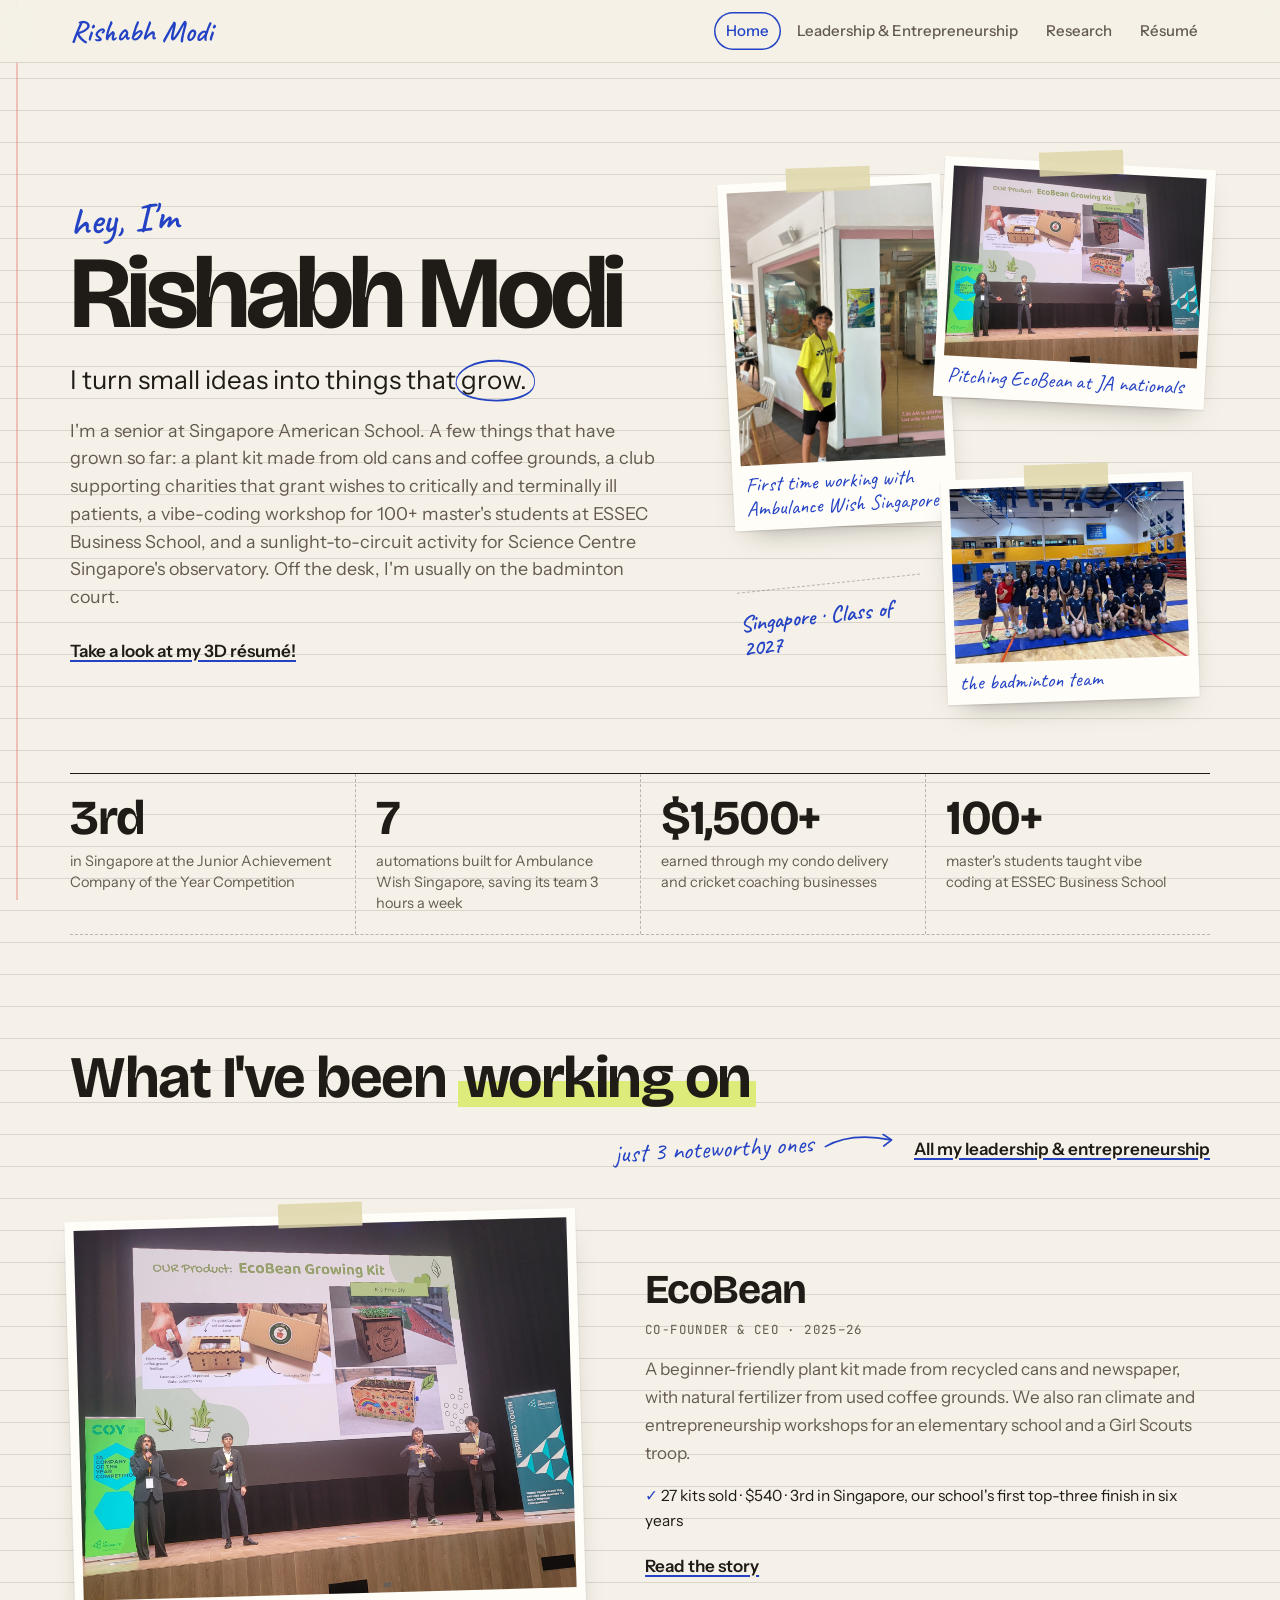
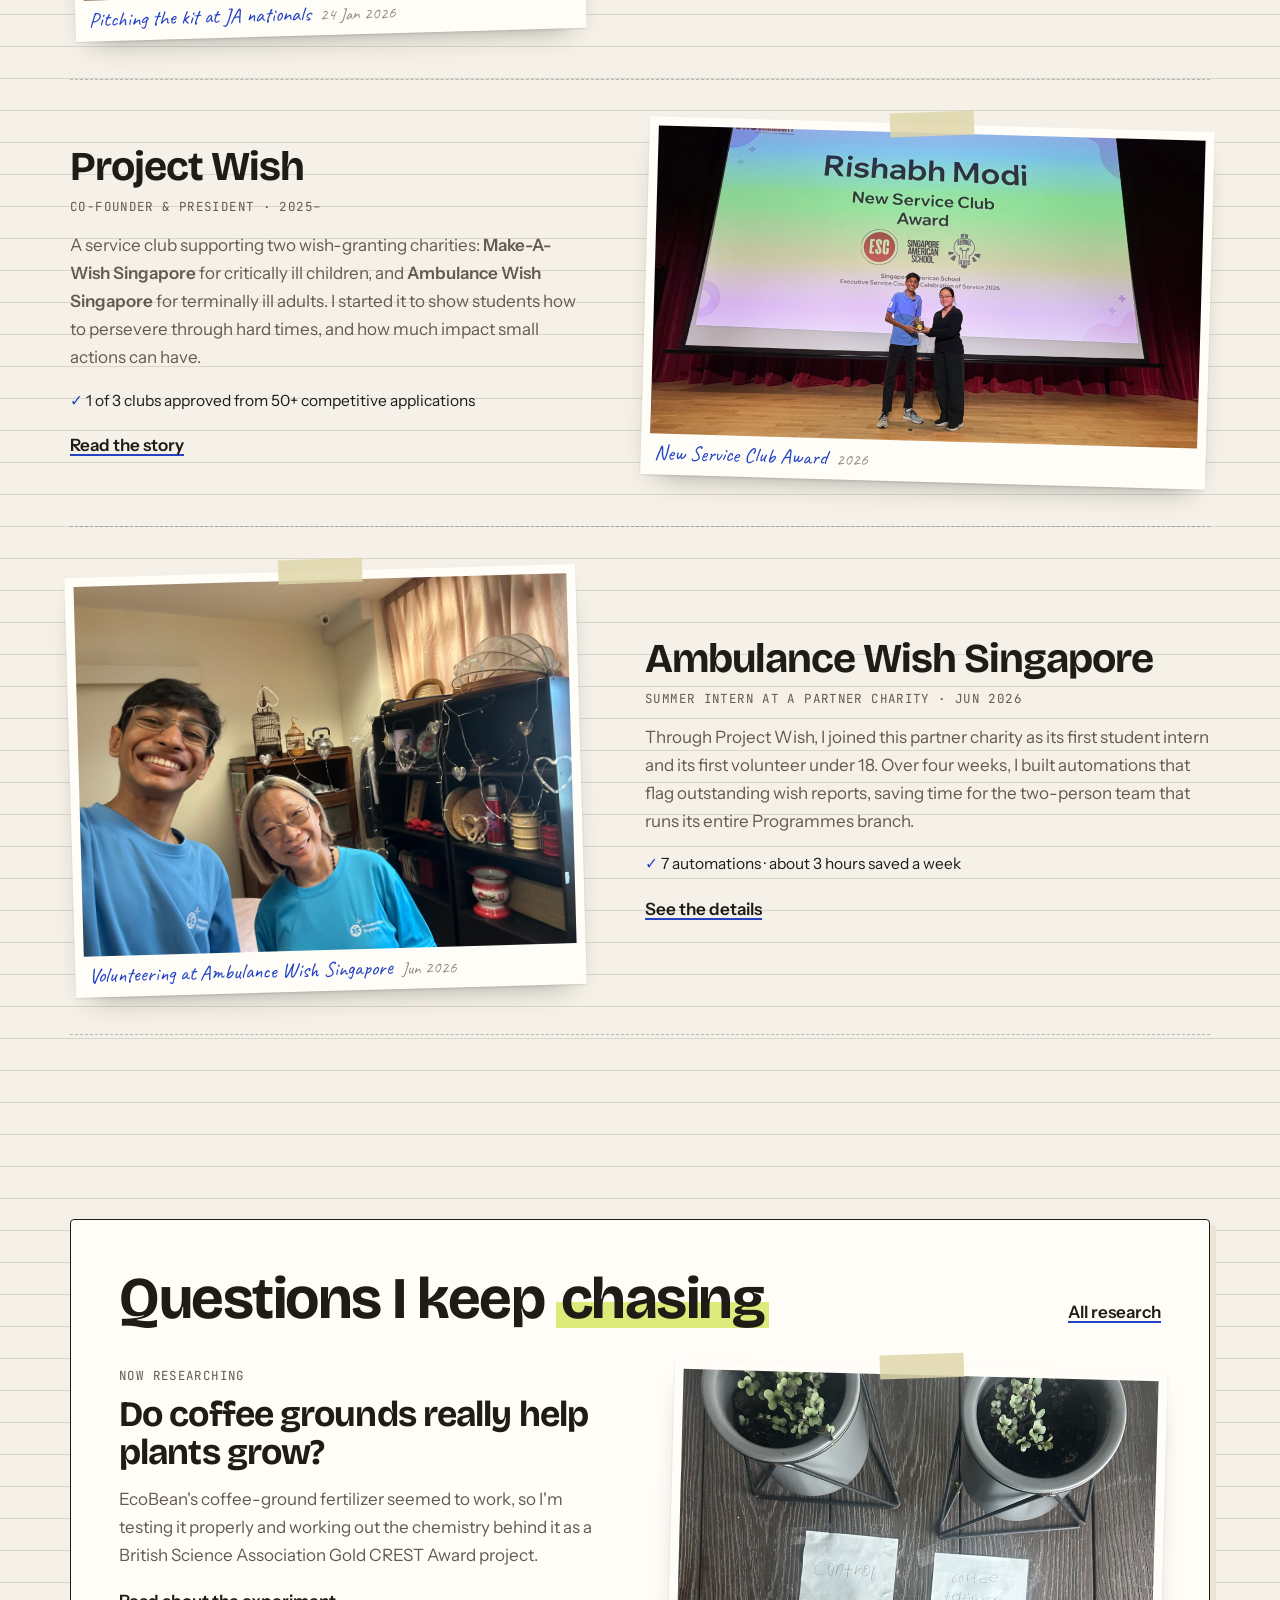
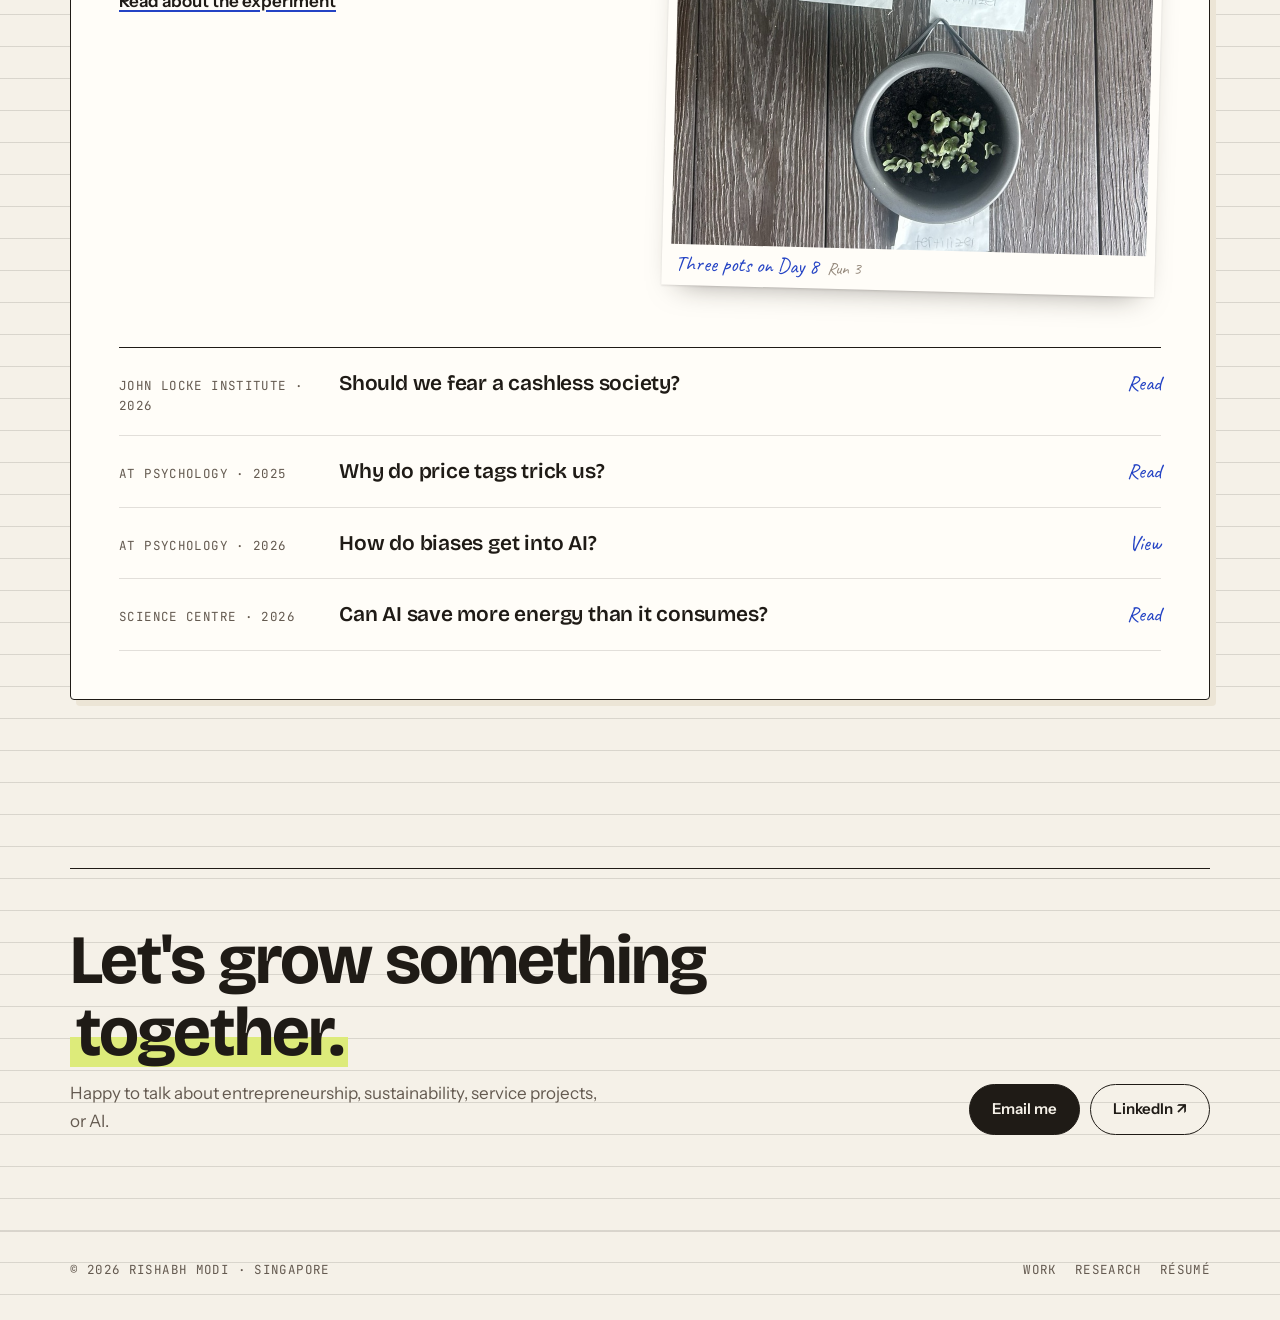
<file: index.html>
<!DOCTYPE html>
<html lang="en">
<head>
<meta charset="utf-8">
<title>Rishabh Modi</title>
<meta name="viewport" content="width=device-width, initial-scale=1">
<meta name="description" content="Rishabh Modi, a senior at Singapore American School. EcoBean, Project Wish, Ambulance Wish Singapore, and research on coffee-ground fertilizer.">
<link rel="icon" href="favicon.svg" type="image/svg+xml">
<link rel="icon" href="favicon-32.png" sizes="32x32" type="image/png">
<link rel="apple-touch-icon" href="apple-touch-icon.png">
<link rel="preconnect" href="https://fonts.googleapis.com">
<link rel="preconnect" href="https://fonts.gstatic.com" crossorigin>
<link href="https://fonts.googleapis.com/css2?family=Bricolage+Grotesque:opsz,wght@12..96,500..800&family=Caveat:wght@500..700&family=Instrument+Sans:ital,wght@0,400..700;1,400..700&family=JetBrains+Mono:wght@400;500&display=swap" rel="stylesheet">
<link rel="stylesheet" href="styles.css">
</head>
<body>

<header class="top">
  <div class="wrap">
    <a class="name" href="index.html">Rishabh Modi</a>
    <nav aria-label="Main">
      <a href="index.html" class="on">Home</a>
      <a href="work.html"><span class="nav-full">Leadership &amp; Entrepreneurship</span><span class="nav-short">Leadership</span></a>
      <a href="research.html">Research</a>
      <a href="resume.html">Résumé</a>
    </nav>
  </div>
</header>

<main>

  <section class="intro">
    <div class="wrap">
      <div>
        <span class="hand hi">hey, I'm</span>
        <h1>Rishabh Modi</h1>
        <p class="tag">I turn small ideas into things that <span class="circled">grow.<svg viewBox="0 0 200 50" preserveAspectRatio="none" aria-hidden="true"><path d="M12 30C8 14 60 4 112 5c52 1 86 9 82 24-4 14-62 19-110 17C38 44 4 38 14 22"/></svg></span></p>
        <p class="lede">I'm a senior at Singapore American School. A few things that have grown so far: a plant kit made from old cans and coffee grounds, a club supporting charities that grant wishes to critically and terminally ill patients, a vibe-coding workshop for 100+ master's students at ESSEC Business School, and a sunlight-to-circuit activity for Science Centre Singapore's observatory. Off the desk, I'm usually on the badminton court.</p>
        <div class="links">
          <a class="lnk" href="resume.html#3d">Take a look at my 3D résumé!</a>
        </div>
      </div>
      <div class="pile" data-photos>
        <span class="hand note">Singapore · Class of 2027</span>
        <figure class="spec p1"><img src="images/photos/wish-poster-me.jpg" width="900" height="1200" style="--ar:3/4" alt="Rishabh giving a thumbs up beside a Cycle of Peace poster for Ambulance Wish Singapore outside a café, 2024"><figcaption>First time working with Ambulance Wish Singapore</figcaption></figure>
        <figure class="spec p2"><img src="images/photos/ecobean-pitch.webp" width="1920" height="1440" alt="Pitching the EcoBean growing kit on stage at the JA Company of the Year Competition"><figcaption>Pitching EcoBean at JA nationals</figcaption></figure>
        <figure class="spec p3"><img src="images/photos/badminton.jpg" width="1400" height="1050" alt="The SAS badminton team with coaches in the school gym"><figcaption>the badminton team</figcaption></figure>
      </div>
    </div>
  </section>

  <section class="wrap">
    <div class="ledger rv">
      <div><b>3rd</b><span>in Singapore at the Junior Achievement Company of the Year Competition</span></div>
      <div><b data-count="7">7</b><span>automations built for Ambulance Wish Singapore, saving its team 3 hours a week</span></div>
      <div><b data-count="1500" data-prefix="$" data-suffix="+">$1,500+</b><span>earned through my condo delivery and cricket coaching businesses</span></div>
      <div><b data-count="100" data-suffix="+">100+</b><span>master's students taught vibe coding at ESSEC Business School</span></div>
    </div>
  </section>

  <section class="sec">
    <div class="wrap">
      <div class="sec-head rv"><h2>What I've been <em>working on</em></h2><p class="pointer">just 3 noteworthy ones<svg viewBox="0 0 90 24" aria-hidden="true"><path d="M4 16C24 6 52 4 84 12"/><path d="M75 5L85 12L75 19"/></svg></p><a class="lnk more" href="work.html">All my leadership &amp; entrepreneurship</a></div>
      <div class="rows">
        <article class="row rv">
          <figure class="spec row-photo" data-photos><img src="images/photos/ecobean-pitch.webp" width="1920" height="1440" loading="lazy" alt="The EcoBean team presenting the growing kit on stage at the JA Company of the Year Competition"><figcaption>Pitching the kit at JA nationals <i>24 Jan 2026</i></figcaption></figure>
          <div>
            <h3>EcoBean</h3>
            <p class="label role">Co-founder &amp; CEO · 2025–26</p>
            <p>A beginner-friendly plant kit made from recycled cans and newspaper, with natural fertilizer from used coffee grounds. We also ran climate and entrepreneurship workshops for an elementary school and a Girl Scouts troop.</p>
            <p class="proof">27 kits sold · $540 · 3rd in Singapore, our school's first top-three finish in six years</p>
            <a class="lnk" href="work.html#ecobean">Read the story</a>
          </div>
        </article>
        <article class="row rv">
          <figure class="spec row-photo" data-photos><img src="images/photos/wish-award.webp" width="2000" height="1122" loading="lazy" style="--ar:16/9" alt="Receiving the New Service Club Award on stage at SAS's Celebration of Service 2026"><figcaption>New Service Club Award <i>2026</i></figcaption></figure>
          <div>
            <h3>Project Wish</h3>
            <p class="label role">Co-founder &amp; president · 2025–</p>
            <p>A service club supporting two wish-granting charities: <strong>Make-A-Wish Singapore</strong> for critically ill children, and <strong>Ambulance Wish Singapore</strong> for terminally ill adults. I started it to show students how to persevere through hard times, and how much impact small actions can have.</p>
            <p class="proof">1 of 3 clubs approved from 50+ competitive applications</p>
            <a class="lnk" href="work.html#wish">Read the story</a>
          </div>
        </article>
        <article class="row rv">
          <figure class="spec row-photo" data-photos><img src="images/photos/aws-wish.jpg" width="1024" height="768" loading="lazy" alt="Rishabh in an Ambulance Wish Singapore shirt with a fellow volunteer"><figcaption>Volunteering at Ambulance Wish Singapore <i>Jun 2026</i></figcaption></figure>
          <div>
            <h3>Ambulance Wish Singapore</h3>
            <p class="label role">Summer intern at a partner charity · Jun 2026</p>
            <p>Through Project Wish, I joined this partner charity as its first student intern and its first volunteer under 18. Over four weeks, I built automations that flag outstanding wish reports, saving time for the two-person team that runs its entire Programmes branch.</p>
            <p class="proof">7 automations · about 3 hours saved a week</p>
            <a class="lnk" href="work.html#aws">See the details</a>
          </div>
        </article>
      </div>
    </div>
  </section>

  <section class="band sec">
    <div class="wrap">
      <div class="sec-head rv"><h2>Questions I keep <em>chasing</em></h2><a class="lnk more" href="research.html">All research</a></div>
      <div class="band-grid">
        <div class="rv">
          <p class="label">Now researching</p>
          <h3 style="margin:10px 0 14px">Do coffee grounds really help plants grow?</h3>
          <p class="mut">EcoBean's coffee-ground fertilizer seemed to work, so I'm testing it properly and working out the chemistry behind it as a British Science Association Gold CREST Award project.</p>
          <a class="lnk" style="display:inline-block;margin-top:18px" href="research.html">Read about the experiment</a>
        </div>
        <figure class="spec rv" data-photos><img src="images/photos/coffee-day8.jpg" width="900" height="1200" loading="lazy" style="--ar:1/1" alt="All three labelled pots of red cabbage microgreens from above on Day 8"><figcaption>Three pots on Day 8 <i>Run 3</i></figcaption></figure>
      </div>
      <ul class="papers rv" style="margin-top:56px">
        <li><a href="docs/cashless-society-essay.pdf" data-doc="Should we fear a cashless society?"><span class="label">John Locke Institute · 2026</span><b>Should we fear a cashless society?</b><span class="go">Read</span></a></li>
        <li><a href="docs/price-anchoring-paper.pdf" data-doc="Demystifying Price Anchors"><span class="label">AT Psychology · 2025</span><b>Why do price tags trick us?</b><span class="go">Read</span></a></li>
        <li><a href="docs/ai-bias-project.pdf" data-doc="How do biases get into AI?"><span class="label">AT Psychology · 2026</span><b>How do biases get into AI?</b><span class="go">View</span></a></li>
        <li><a href="docs/ai-cooling-article.pdf" data-doc="Can AI save more energy than it consumes?"><span class="label">Science Centre · 2026</span><b>Can AI save more energy than it consumes?</b><span class="go">Read</span></a></li>
      </ul>
    </div>
  </section>

  <section class="contact">
    <div class="wrap">
      <div class="rv">
        <h2>Let's grow something <em>together.</em></h2>
        <p>Happy to talk about entrepreneurship, sustainability, service projects, or AI.</p>
      </div>
      <div class="btns rv">
        <a class="btn" href="mailto:rishabh.modi.2009@icloud.com">Email me</a>
        <a class="btn line" href="https://www.linkedin.com/in/rishabh-modi-2b0b06307/" target="_blank" rel="noopener">LinkedIn ↗</a>
      </div>
    </div>
  </section>

</main>

<footer class="foot">
  <div class="wrap"><span>© <span data-year>2026</span> Rishabh Modi · Singapore</span><nav><a href="work.html">Work</a><a href="research.html">Research</a><a href="resume.html">Résumé</a></nav></div>
</footer>

<script src="script.js"></script>
</body>
</html>
</file>
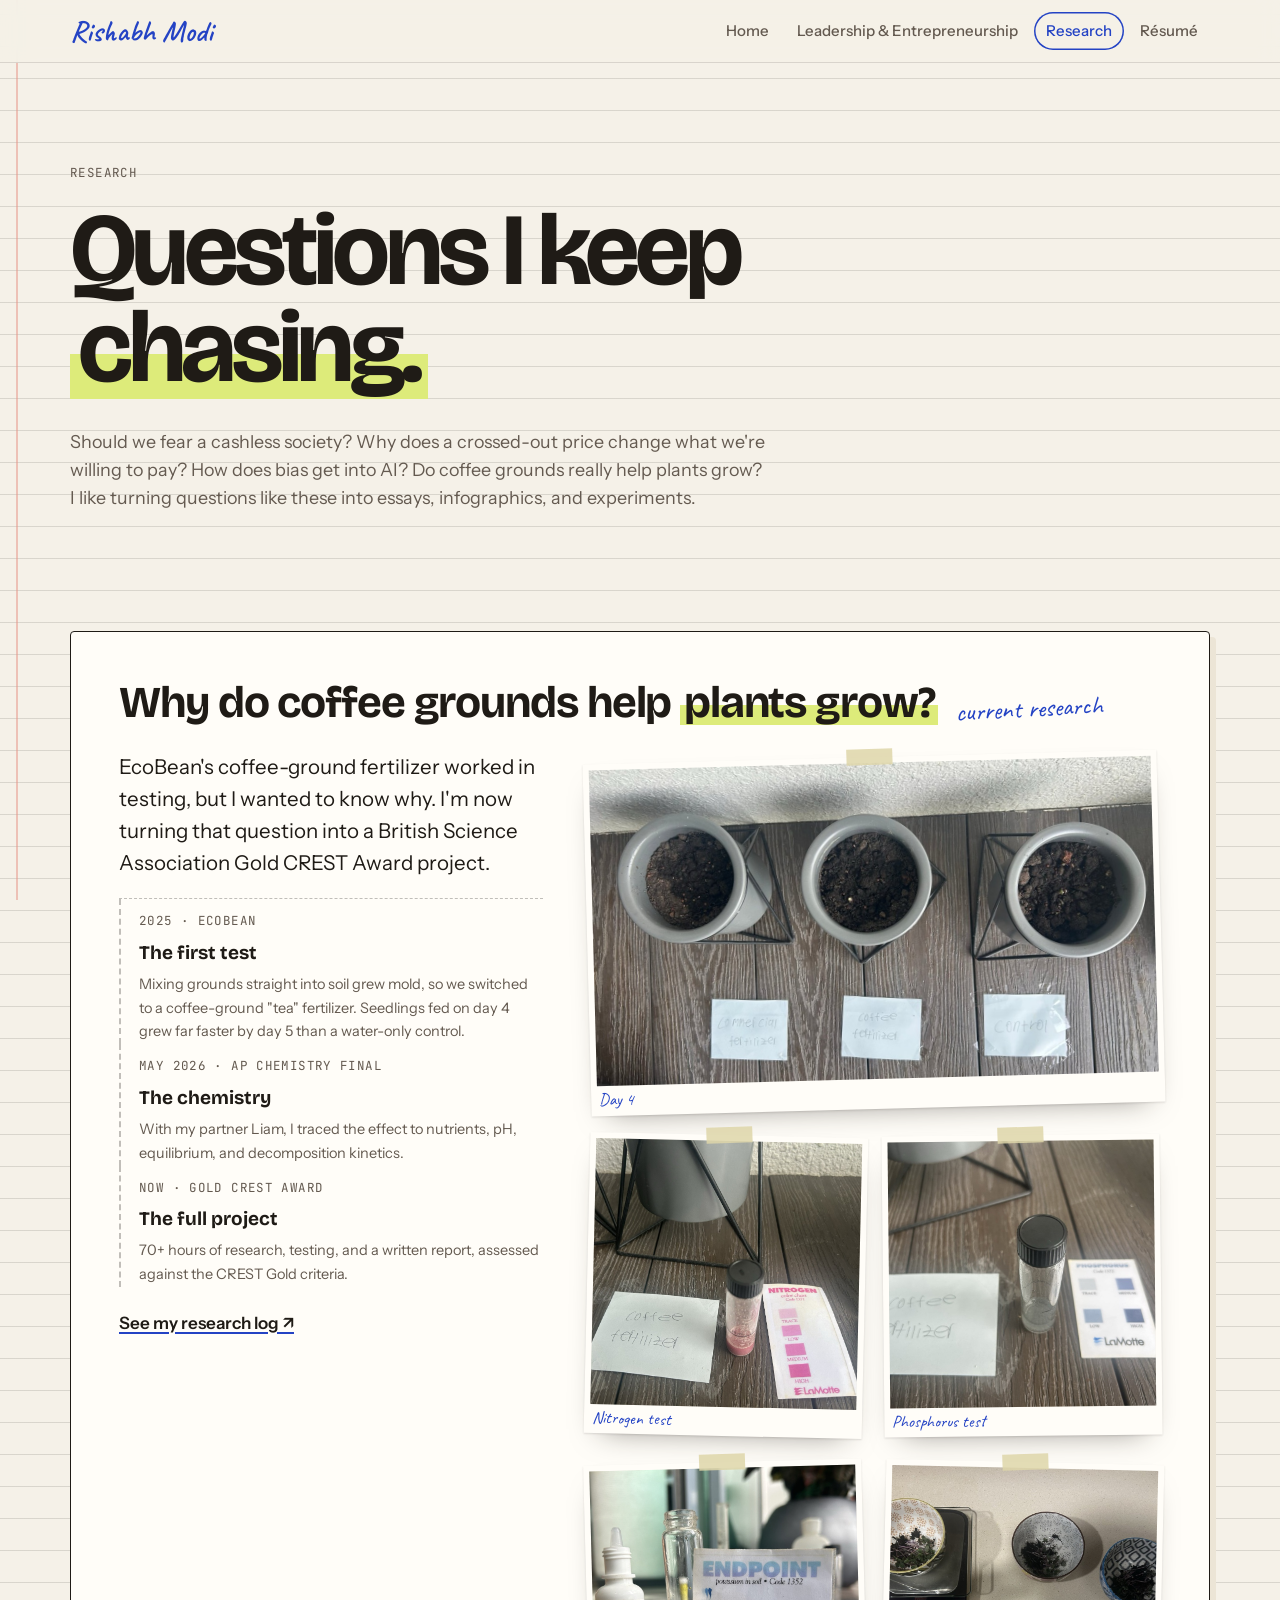
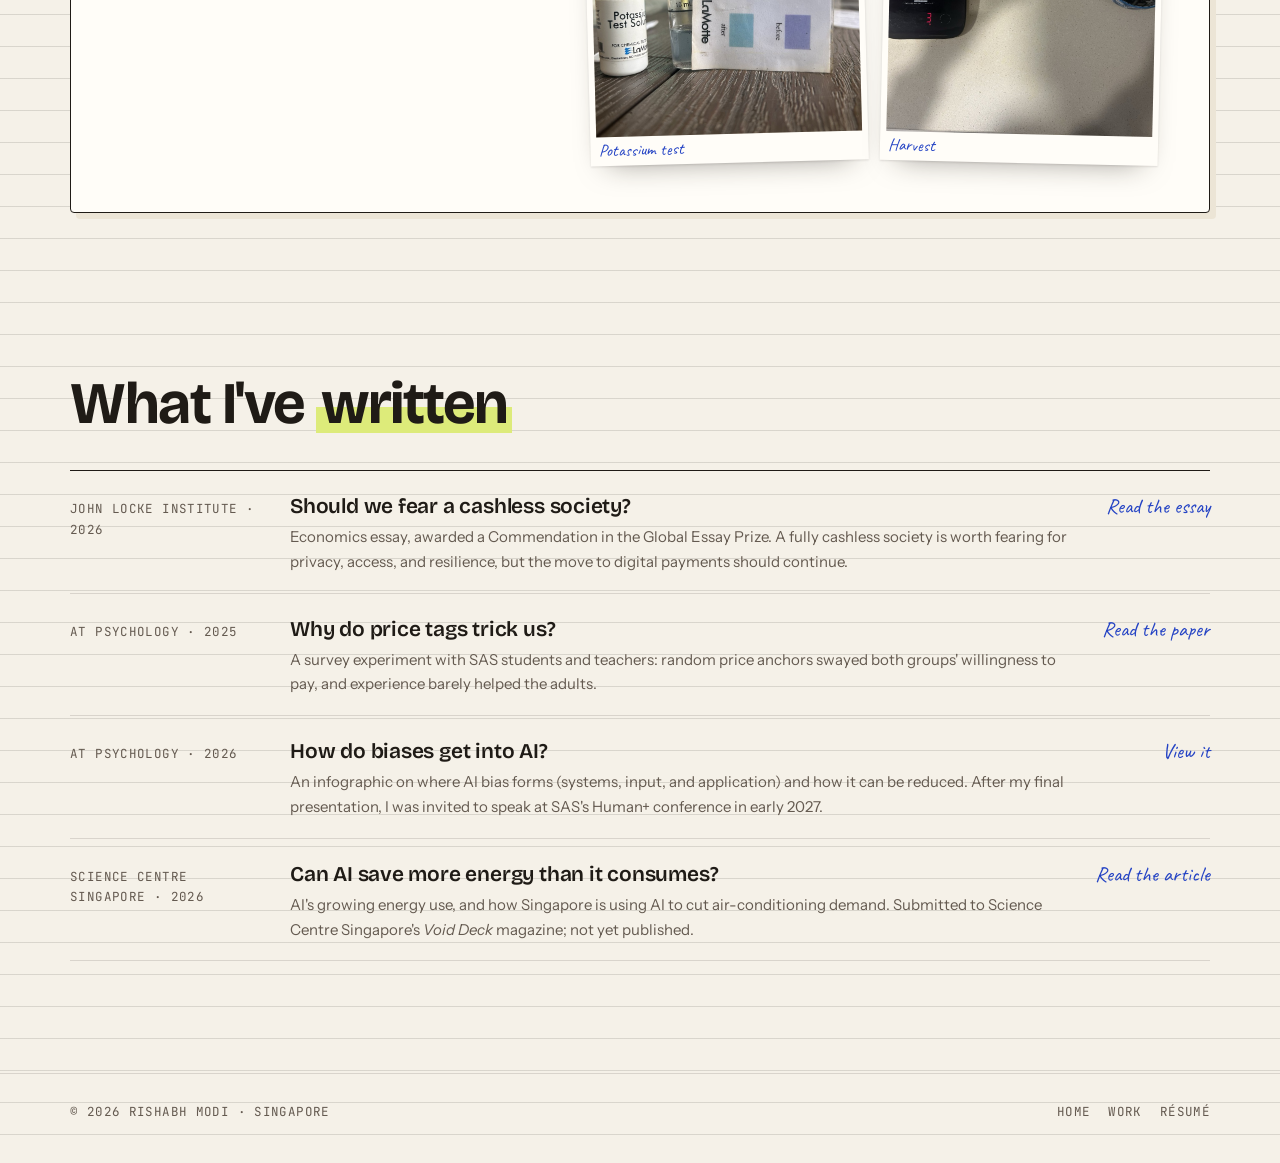
<file: research.html>
<!DOCTYPE html>
<html lang="en">
<head>
<meta charset="utf-8">
<title>Research — Rishabh Modi</title>
<meta name="viewport" content="width=device-width, initial-scale=1">
<meta name="description" content="Rishabh Modi's research and writing: a coffee-ground fertilizer experiment, a cashless society, price anchoring, bias in AI, and AI and energy use.">
<link rel="icon" href="favicon.svg" type="image/svg+xml">
<link rel="icon" href="favicon-32.png" sizes="32x32" type="image/png">
<link rel="apple-touch-icon" href="apple-touch-icon.png">
<link rel="preconnect" href="https://fonts.googleapis.com">
<link rel="preconnect" href="https://fonts.gstatic.com" crossorigin>
<link href="https://fonts.googleapis.com/css2?family=Bricolage+Grotesque:opsz,wght@12..96,500..800&family=Caveat:wght@500..700&family=Instrument+Sans:ital,wght@0,400..700;1,400..700&family=JetBrains+Mono:wght@400;500&display=swap" rel="stylesheet">
<link rel="stylesheet" href="styles.css">
</head>
<body>

<header class="top">
  <div class="wrap">
    <a class="name" href="index.html">Rishabh Modi</a>
    <nav aria-label="Main">
      <a href="index.html">Home</a>
      <a href="work.html"><span class="nav-full">Leadership &amp; Entrepreneurship</span><span class="nav-short">Leadership</span></a>
      <a href="research.html" class="on">Research</a>
      <a href="resume.html">Résumé</a>
    </nav>
  </div>
</header>

<main>

  <section class="intro solo">
    <div class="wrap">
      <div>
        <p class="where label">Research</p>
        <h1>Questions I keep <em>chasing.</em></h1>
        <p class="lede">Should we fear a cashless society? Why does a crossed-out price change what we're willing to pay? How does bias get into AI? Do coffee grounds really help plants grow? I like turning questions like these into essays, infographics, and experiments.</p>
      </div>
    </div>
  </section>

  <section class="band sec" id="coffee">
    <div class="wrap">
      <div class="sec-head rv"><h2>Why do coffee grounds help <em>plants grow?</em></h2><p>current research</p></div>
      <div class="band-grid">
        <div class="rv">
          <p class="lede">EcoBean's coffee-ground fertilizer worked in testing, but I wanted to know why. I'm now turning that question into a British Science Association Gold CREST Award project.</p>
          <ol class="steps">
            <li><span class="label">2025 · EcoBean</span><b>The first test</b>Mixing grounds straight into soil grew mold, so we switched to a coffee-ground "tea" fertilizer. Seedlings fed on day 4 grew far faster by day 5 than a water-only control.</li>
            <li><span class="label">May 2026 · AP Chemistry final</span><b>The chemistry</b>With my partner Liam, I traced the effect to nutrients, pH, equilibrium, and decomposition kinetics.</li>
            <li><span class="label">Now · Gold CREST Award</span><b>The full project</b>70+ hours of research, testing, and a written report, assessed against the CREST Gold criteria.</li>
          </ol>
          <a class="lnk" style="display:inline-block;margin-top:22px" href="https://claude.ai/artifact/HRfKq6BjuV439jESHssvnT" target="_blank" rel="noopener">See my research log ↗</a>
        </div>
        <div class="photos mini rv" data-photos>
          <figure class="spec wide"><img src="images/photos/coffee-day4.jpg" width="1200" height="900" loading="lazy" style="--ar:16/9" alt="All three labelled pots on Day 4 with the first sprouts"><figcaption>Day 4</figcaption></figure>
          <figure class="spec"><img src="images/photos/coffee-nitrogen.jpg" width="1200" height="900" loading="lazy" style="--ar:1/1;object-position:62% 50%" alt="A pink nitrogen test for the coffee fertilizer pot beside the LaMotte colour chart"><figcaption>Nitrogen test</figcaption></figure>
          <figure class="spec"><img src="images/photos/coffee-phosphorus.jpg" width="1200" height="900" loading="lazy" style="--ar:1/1;object-position:65% 50%" alt="A phosphorus test for the coffee fertilizer pot beside the LaMotte colour chart"><figcaption>Phosphorus test</figcaption></figure>
          <figure class="spec"><img src="images/photos/coffee-potassium.jpg" width="1200" height="900" loading="lazy" style="--ar:1/1;object-position:62% 50%" alt="A potassium titration beside the LaMotte EndPoint colour card"><figcaption>Potassium test</figcaption></figure>
          <figure class="spec"><img src="images/photos/coffee-harvest.jpg" width="1200" height="900" loading="lazy" style="--ar:1/1" alt="Harvested microgreens from each pot in three bowls, one on a kitchen scale"><figcaption>Harvest</figcaption></figure>
        </div>
      </div>
    </div>
  </section>

  <section class="sec">
    <div class="wrap">
      <div class="sec-head rv"><h2>What I've <em>written</em></h2></div>
      <ul class="papers rv">
        <li><a href="docs/cashless-society-essay.pdf" data-doc="Should we fear a cashless society?"><span class="label">John Locke Institute · 2026</span><div><b>Should we fear a cashless society?</b><p>Economics essay, awarded a Commendation in the Global Essay Prize. A fully cashless society is worth fearing for privacy, access, and resilience, but the move to digital payments should continue.</p></div><span class="go">Read the essay</span></a></li>
        <li><a href="docs/price-anchoring-paper.pdf" data-doc="Demystifying Price Anchors"><span class="label">AT Psychology · 2025</span><div><b>Why do price tags trick us?</b><p>A survey experiment with SAS students and teachers: random price anchors swayed both groups' willingness to pay, and experience barely helped the adults.</p></div><span class="go">Read the paper</span></a></li>
        <li><a href="docs/ai-bias-project.pdf" data-doc="How do biases get into AI?"><span class="label">AT Psychology · 2026</span><div><b>How do biases get into AI?</b><p>An infographic on where AI bias forms (systems, input, and application) and how it can be reduced. After my final presentation, I was invited to speak at SAS's Human+ conference in early 2027.</p></div><span class="go">View it</span></a></li>
        <li><a href="docs/ai-cooling-article.pdf" data-doc="Can AI save more energy than it consumes?"><span class="label">Science Centre Singapore · 2026</span><div><b>Can AI save more energy than it consumes?</b><p>AI's growing energy use, and how Singapore is using AI to cut air-conditioning demand. Submitted to Science Centre Singapore's <em>Void Deck</em> magazine; not yet published.</p></div><span class="go">Read the article</span></a></li>
      </ul>
    </div>
  </section>

</main>

<footer class="foot">
  <div class="wrap"><span>© <span data-year>2026</span> Rishabh Modi · Singapore</span><nav><a href="index.html">Home</a><a href="work.html">Work</a><a href="resume.html">Résumé</a></nav></div>
</footer>

<script src="script.js"></script>
</body>
</html>
</file>
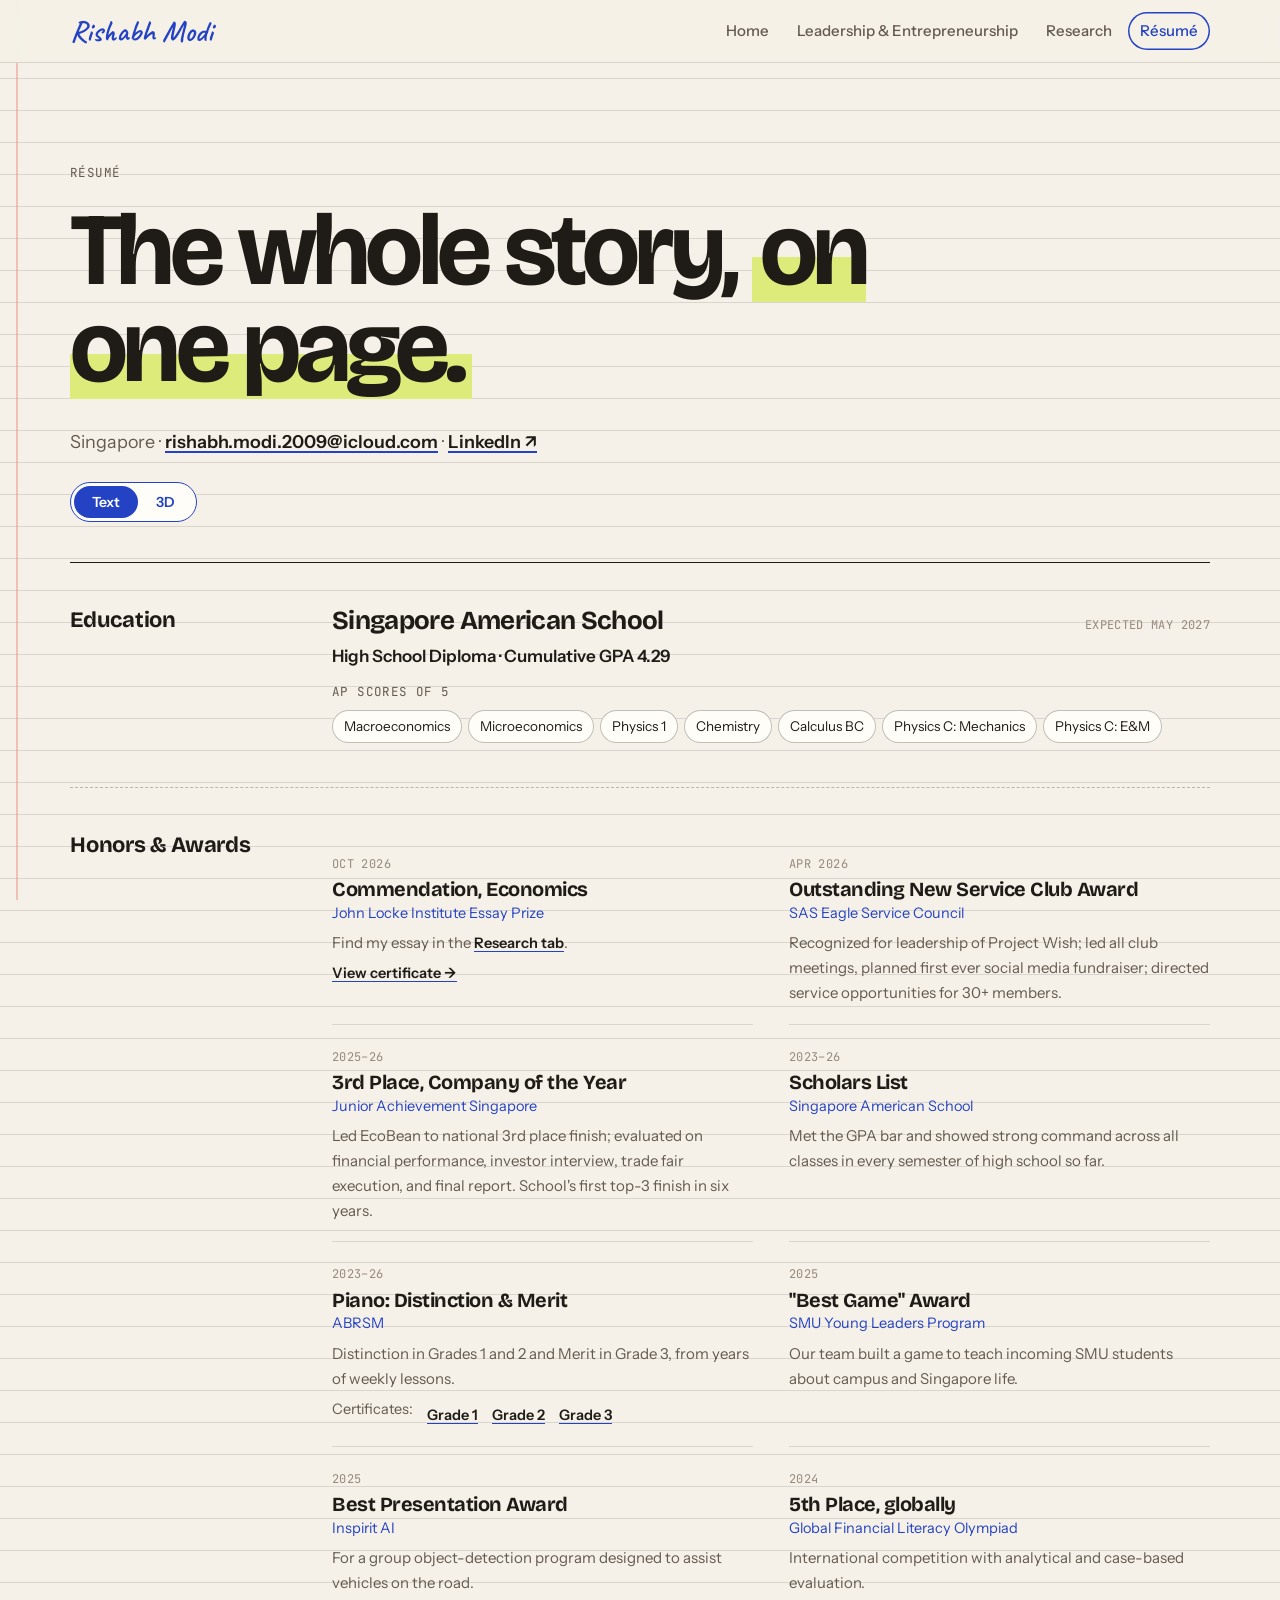
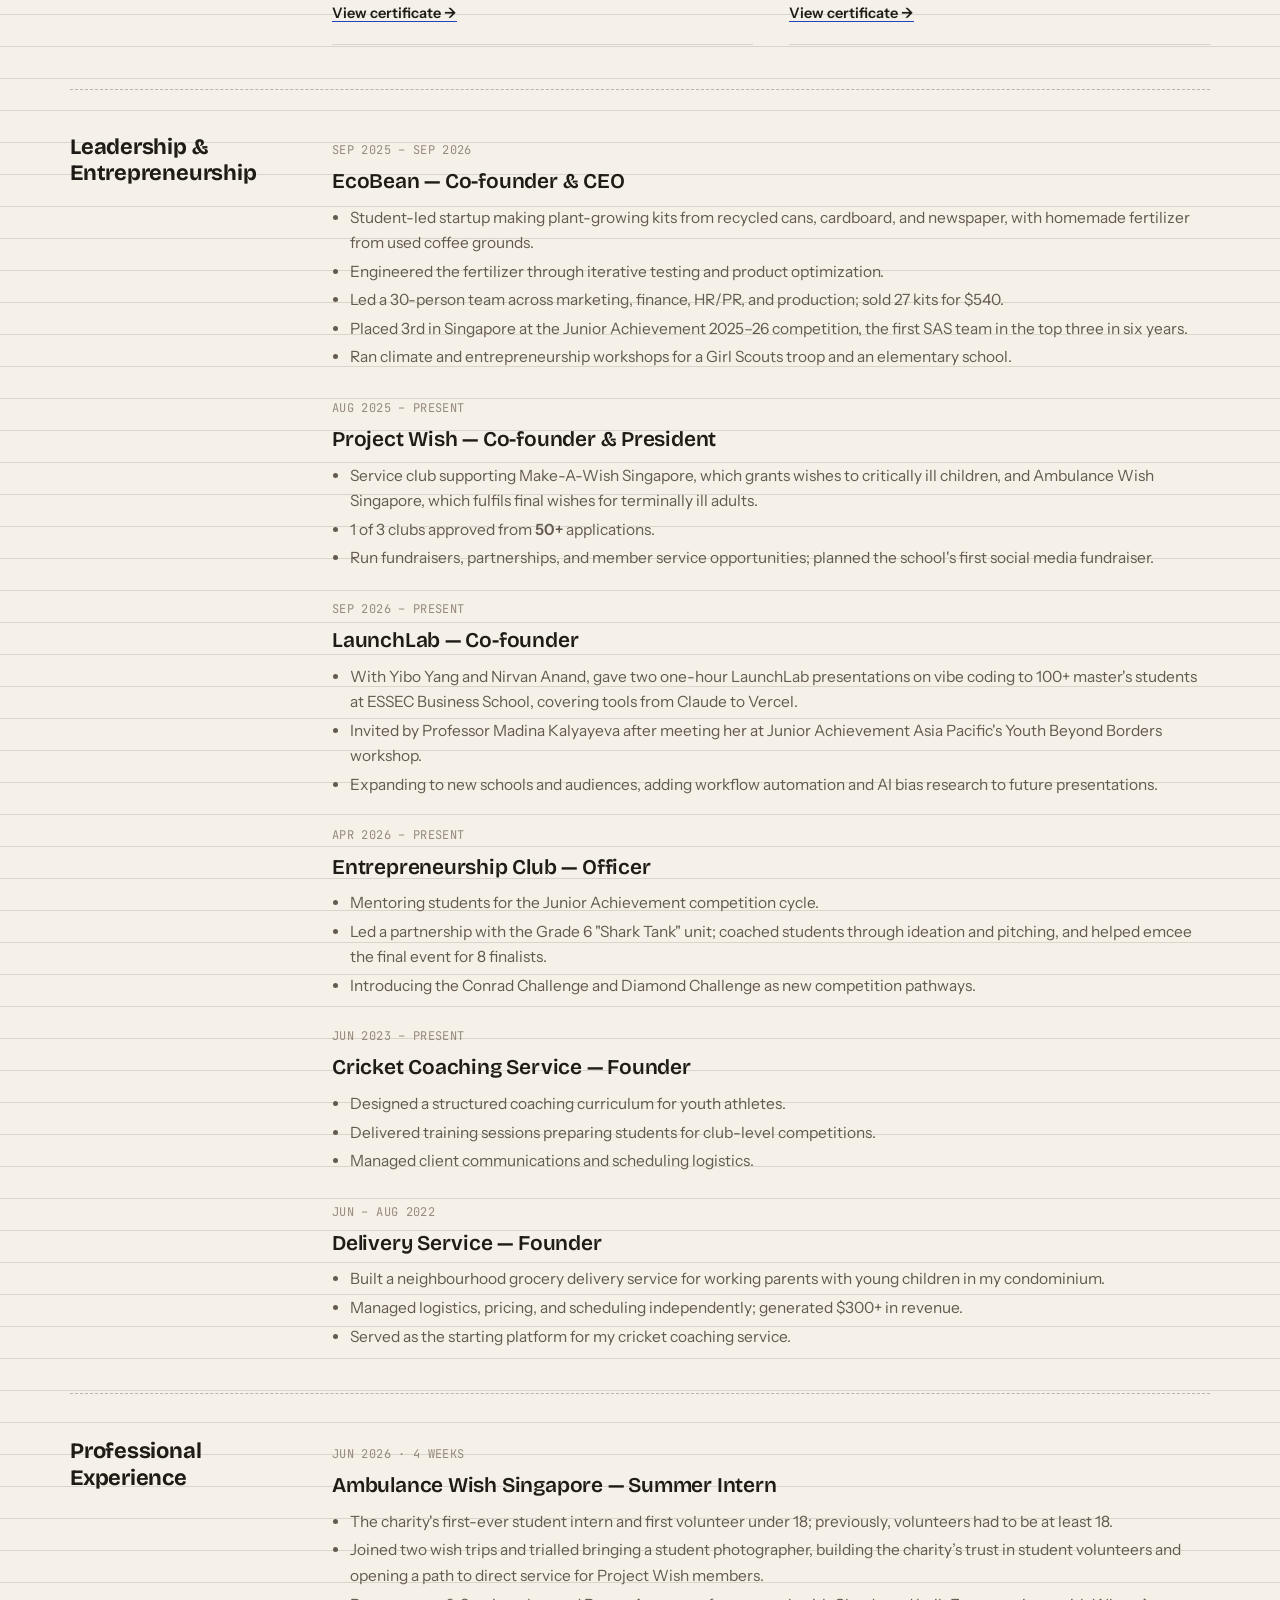
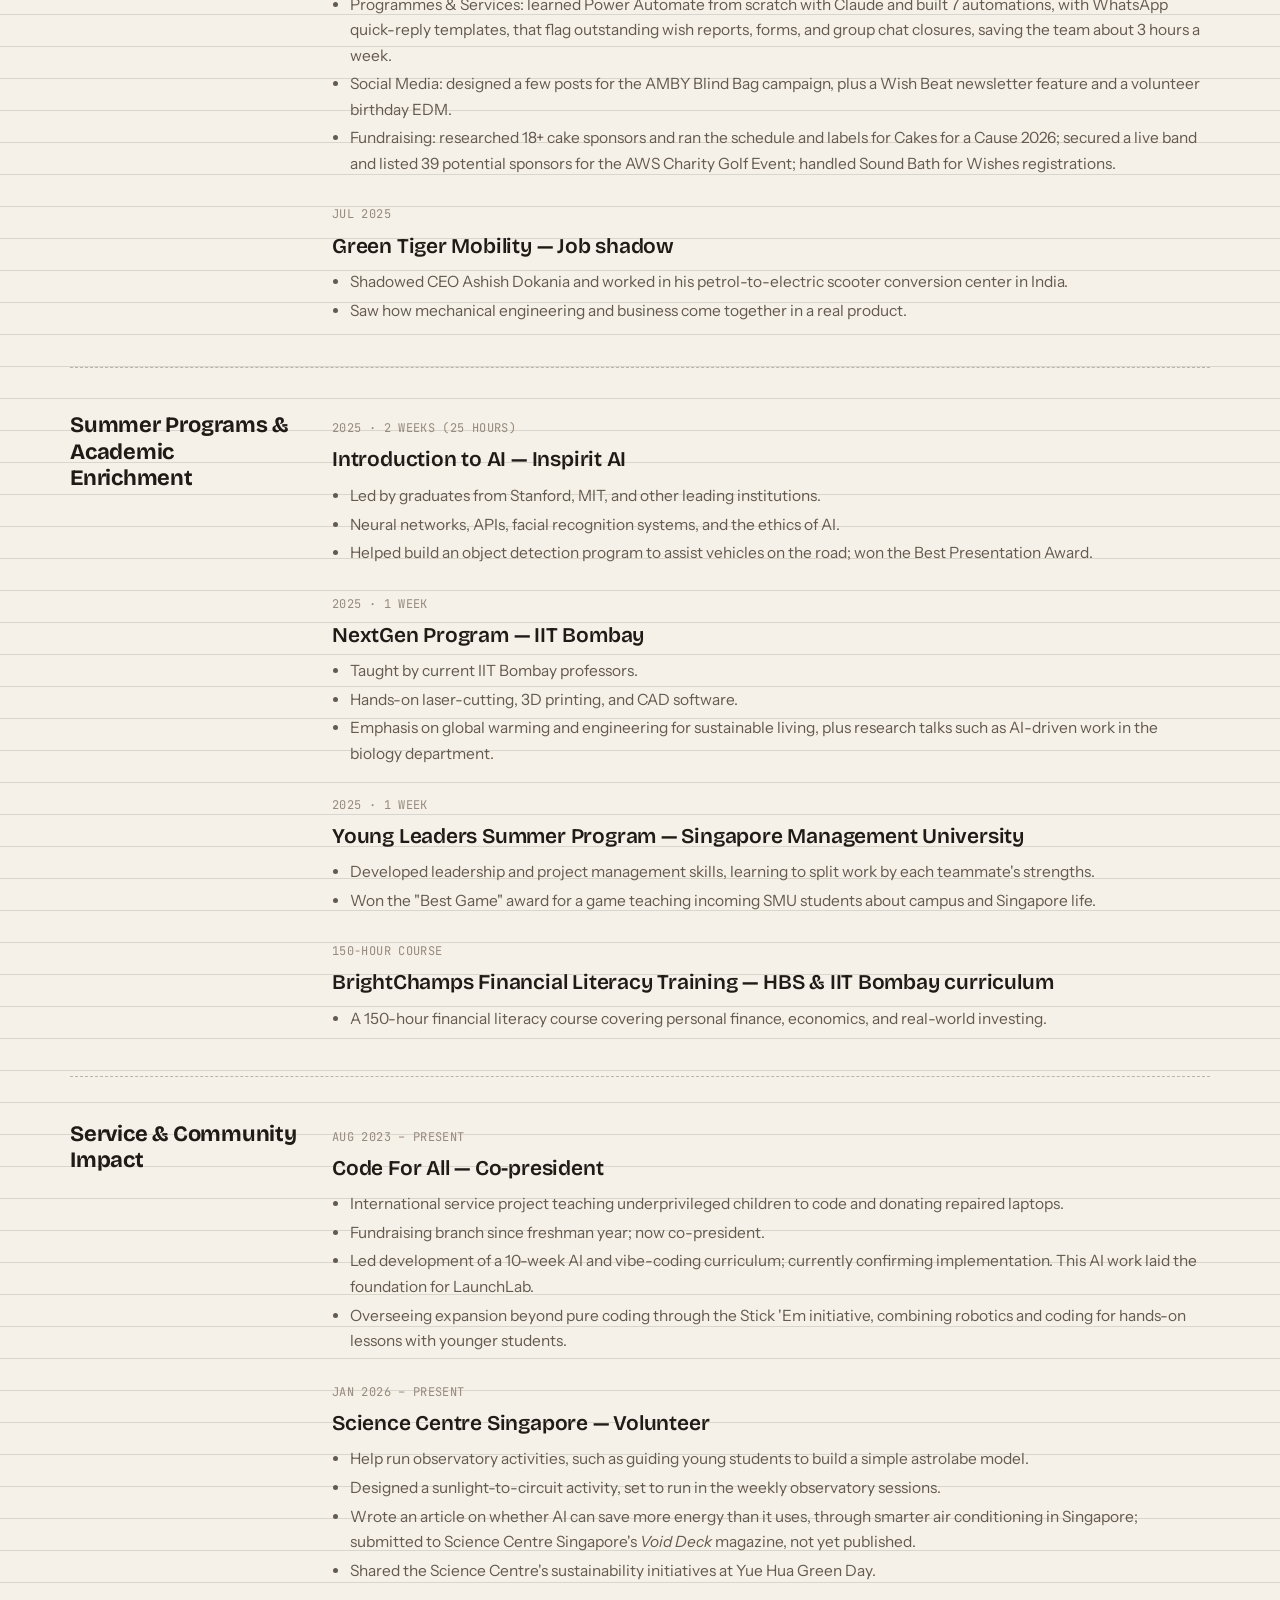
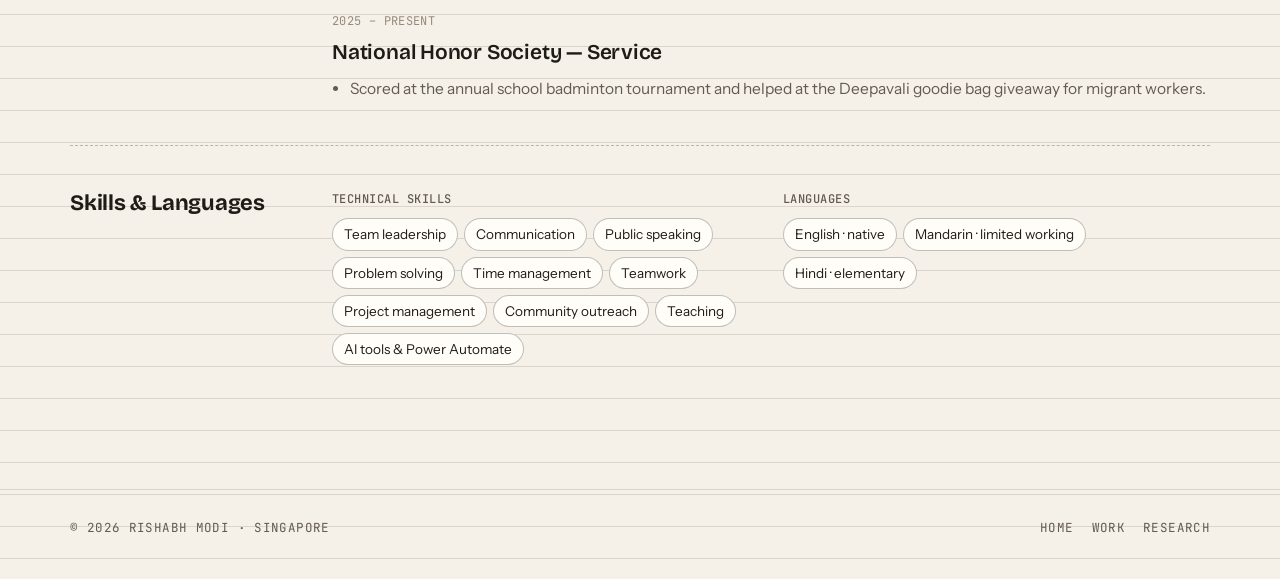
<file: resume.html>
<!DOCTYPE html>
<html lang="en">
<head>
<meta charset="utf-8">
<title>Résumé — Rishabh Modi</title>
<meta name="viewport" content="width=device-width, initial-scale=1">
<meta name="description" content="Rishabh Modi's résumé — education, honors, leadership, experience, programs, service, skills, and languages.">
<link rel="icon" href="favicon.svg" type="image/svg+xml">
<link rel="icon" href="favicon-32.png" sizes="32x32" type="image/png">
<link rel="apple-touch-icon" href="apple-touch-icon.png">
<link rel="preconnect" href="https://fonts.googleapis.com">
<link rel="preconnect" href="https://fonts.gstatic.com" crossorigin>
<link href="https://fonts.googleapis.com/css2?family=Bricolage+Grotesque:opsz,wght@12..96,500..800&family=Caveat:wght@500..700&family=Instrument+Sans:ital,wght@0,400..700;1,400..700&family=JetBrains+Mono:wght@400;500&display=swap" rel="stylesheet">
<link rel="stylesheet" href="styles.css">
</head>
<body>

<header class="top">
  <div class="wrap">
    <a class="name" href="index.html">Rishabh Modi</a>
    <nav aria-label="Main">
      <a href="index.html">Home</a>
      <a href="work.html"><span class="nav-full">Leadership &amp; Entrepreneurship</span><span class="nav-short">Leadership</span></a>
      <a href="research.html">Research</a>
      <a href="resume.html" class="on">Résumé</a>
    </nav>
  </div>
</header>

<main>

  <section class="intro solo" style="padding-bottom:40px">
    <div class="wrap">
      <div>
        <p class="where label">Résumé</p>
        <h1>The whole story, <em>on one page.</em></h1>
        <p class="lede">Singapore · <a class="lnk" href="mailto:rishabh.modi.2009@icloud.com">rishabh.modi.2009@icloud.com</a> · <a class="lnk" href="https://www.linkedin.com/in/rishabh-modi-2b0b06307/" target="_blank" rel="noopener">LinkedIn ↗</a></p>
        <div class="mode" role="group" aria-label="Résumé view"><button type="button" data-mode="text" aria-pressed="true">Text</button><button type="button" data-mode="tree" aria-pressed="false">3D</button></div>
      </div>
    </div>
  </section>

  <section class="wrap" style="padding-bottom:80px">
    <p class="text-hint" id="text-hint" hidden><svg viewBox="0 0 60 56" aria-hidden="true"><path d="M52 50C30 50 20 38 22 6"/><path d="M15 15L22 5L29 14"/></svg>you can also see my text résumé</p>
    <div class="tree" id="tree" hidden>
      <div class="tree-stage" aria-label="3D scene: a badminton court surrounded by stations for each part of my résumé">
        <nav class="court-nav" aria-label="Résumé stations"></nav>
        <aside class="tree-panel" aria-live="polite" hidden><button type="button" class="tree-close" aria-label="Back to the overview">×</button><div class="tree-card"></div></aside>
      </div>
    </div>
    <div id="r-text">
      <div class="r-sec" id="education">
        <span class="kick rv">Education</span>
        <div class="edu rv d1">
          <div class="edu-head"><h3>Singapore American School</h3><span class="when">Expected May 2027</span></div>
          <div class="gpa">High School Diploma · Cumulative GPA 4.29</div>
          <div class="label">AP scores of 5</div>
          <div class="aps">
            <span class="pill">Macroeconomics</span><span class="pill">Microeconomics</span><span class="pill">Physics 1</span><span class="pill">Chemistry</span><span class="pill">Calculus BC</span><span class="pill">Physics C: Mechanics</span><span class="pill">Physics C: E&amp;M</span>
          </div>
        </div>
      </div>

      <div class="r-sec" id="awards">
        <span class="kick rv">Honors &amp; Awards</span>
        <div>
          <div class="aw-grid">
            <div class="aw rv"><span class="yr">Oct 2026</span><h3>Commendation, Economics</h3><span class="org">John Locke Institute Essay Prize</span><p class="aw-note">Find my essay in the <a href="research.html">Research tab</a>.</p><a class="aw-link" href="docs/jli-commendation-certificate.pdf" data-doc="John Locke Institute: Commendation">View certificate →</a></div>
            <div class="aw rv d1"><span class="yr">Apr 2026</span><h3>Outstanding New Service Club Award</h3><span class="org">SAS Eagle Service Council</span><p>Recognized for leadership of Project Wish; led all club meetings, planned first ever social media fundraiser; directed service opportunities for 30+ members.</p></div>
            <div class="aw rv"><span class="yr">2025–26</span><h3>3rd Place, Company of the Year</h3><span class="org">Junior Achievement Singapore</span><p>Led EcoBean to national 3rd place finish; evaluated on financial performance, investor interview, trade fair execution, and final report. School's first top-3 finish in six years.</p></div>
            <div class="aw rv d1"><span class="yr">2023–26</span><h3>Scholars List</h3><span class="org">Singapore American School</span><p>Met the GPA bar and showed strong command across all classes in every semester of high school so far.</p></div>
            <div class="aw rv"><span class="yr">2023–26</span><h3>Piano: Distinction &amp; Merit</h3><span class="org">ABRSM</span><p>Distinction in Grades 1 and 2 and Merit in Grade 3, from years of weekly lessons.</p><div class="aw-links"><span>Certificates:</span><a class="aw-link" href="docs/abrsm-piano-grade-1.pdf" data-doc="ABRSM Piano Grade 1: Distinction">Grade 1</a><a class="aw-link" href="docs/abrsm-piano-grade-2.pdf" data-doc="ABRSM Piano Grade 2: Distinction">Grade 2</a><a class="aw-link" href="docs/abrsm-piano-grade-3.pdf" data-doc="ABRSM Piano Grade 3: Merit">Grade 3</a></div></div>
            <div class="aw rv d1"><span class="yr">2025</span><h3>"Best Game" Award</h3><span class="org">SMU Young Leaders Program</span><p>Our team built a game to teach incoming SMU students about campus and Singapore life.</p></div>
            <div class="aw rv"><span class="yr">2025</span><h3>Best Presentation Award</h3><span class="org">Inspirit AI</span><p>For a group object-detection program designed to assist vehicles on the road.</p><a class="aw-link" href="docs/inspirit-best-presentation.pdf" data-doc="Inspirit AI: Best Presentation">View certificate →</a></div>
            <div class="aw rv d1"><span class="yr">2024</span><h3>5th Place, globally</h3><span class="org">Global Financial Literacy Olympiad</span><p>International competition with analytical and case-based evaluation.</p><a class="aw-link" href="docs/finlit-olympiad-certificate.pdf" data-doc="Financial Literacy Olympiad Certificate">View certificate →</a></div>
          </div>
        </div>
      </div>

      <div class="r-sec" id="leadership">
        <span class="kick rv">Leadership &amp; Entrepreneurship</span>
        <div class="timeline rv d1">
          <div class="tl">
            <small>Sep 2025 – Sep 2026</small>
            <b>EcoBean — Co-founder &amp; CEO</b>
            <ul>
              <li>Student-led startup making plant-growing kits from recycled cans, cardboard, and newspaper, with homemade fertilizer from used coffee grounds.</li>
              <li>Engineered the fertilizer through iterative testing and product optimization.</li>
              <li>Led a 30-person team across marketing, finance, HR/PR, and production; sold 27 kits for $540.</li>
              <li>Placed 3rd in Singapore at the Junior Achievement 2025–26 competition, the first SAS team in the top three in six years.</li>
              <li>Ran climate and entrepreneurship workshops for a Girl Scouts troop and an elementary school.</li>
            </ul>
          </div>
          <div class="tl">
            <small>Aug 2025 – Present</small>
            <b>Project Wish — Co-founder &amp; President</b>
            <ul>
              <li>Service club supporting Make-A-Wish Singapore, which grants wishes to critically ill children, and Ambulance Wish Singapore, which fulfils final wishes for terminally ill adults.</li>
              <li>1 of 3 clubs approved from <strong>50+</strong> applications.</li>
              <li>Run fundraisers, partnerships, and member service opportunities; planned the school's first social media fundraiser.</li>
            </ul>
          </div>
          <div class="tl">
            <small>Sep 2026 – Present</small>
            <b>LaunchLab — Co-founder</b>
            <ul>
              <li>With Yibo Yang and Nirvan Anand, gave two one-hour LaunchLab presentations on vibe coding to 100+ master's students at ESSEC Business School, covering tools from Claude to Vercel.</li>
              <li>Invited by Professor Madina Kalyayeva after meeting her at Junior Achievement Asia Pacific's Youth Beyond Borders workshop.</li>
              <li>Expanding to new schools and audiences, adding workflow automation and AI bias research to future presentations.</li>
            </ul>
          </div>
          <div class="tl">
            <small>Apr 2026 – Present</small>
            <b>Entrepreneurship Club — Officer</b>
            <ul>
              <li>Mentoring students for the Junior Achievement competition cycle.</li>
              <li>Led a partnership with the Grade 6 "Shark Tank" unit; coached students through ideation and pitching, and helped emcee the final event for 8 finalists.</li>
              <li>Introducing the Conrad Challenge and Diamond Challenge as new competition pathways.</li>
            </ul>
          </div>
          <div class="tl">
            <small>Jun 2023 – Present</small>
            <b>Cricket Coaching Service — Founder</b>
            <ul>
              <li>Designed a structured coaching curriculum for youth athletes.</li>
              <li>Delivered training sessions preparing students for club-level competitions.</li>
              <li>Managed client communications and scheduling logistics.</li>
            </ul>
          </div>
          <div class="tl">
            <small>Jun – Aug 2022</small>
            <b>Delivery Service — Founder</b>
            <ul>
              <li>Built a neighbourhood grocery delivery service for working parents with young children in my condominium.</li>
              <li>Managed logistics, pricing, and scheduling independently; generated $300+ in revenue.</li>
              <li>Served as the starting platform for my cricket coaching service.</li>
            </ul>
          </div>
        </div>
      </div>

      <div class="r-sec" id="experience">
        <span class="kick rv">Professional Experience</span>
        <div class="timeline rv d1">
          <div class="tl" data-label="Ambulance Wish Singapore intern">
            <small>Jun 2026 · 4 weeks</small>
            <b>Ambulance Wish Singapore — Summer Intern</b>
            <ul>
              <li>The charity's first-ever student intern and first volunteer under 18; previously, volunteers had to be at least 18.</li>
              <li>Joined two wish trips and trialled bringing a student photographer, building the charity’s trust in student volunteers and opening a path to direct service for Project Wish members.</li>
              <li>Programmes &amp; Services: learned Power Automate from scratch with Claude and built 7 automations, with WhatsApp quick-reply templates, that flag outstanding wish reports, forms, and group chat closures, saving the team about 3 hours a week.</li>
              <li>Social Media: designed a few posts for the AMBY Blind Bag campaign, plus a Wish Beat newsletter feature and a volunteer birthday EDM.</li>
              <li>Fundraising: researched 18+ cake sponsors and ran the schedule and labels for Cakes for a Cause 2026; secured a live band and listed 39 potential sponsors for the AWS Charity Golf Event; handled Sound Bath for Wishes registrations.</li>
            </ul>
          </div>
          <div class="tl" data-label="Green Tiger job shadow">
            <small>Jul 2025</small>
            <b>Green Tiger Mobility — Job shadow</b>
            <ul>
              <li>Shadowed CEO Ashish Dokania and worked in his petrol-to-electric scooter conversion center in India.</li>
              <li>Saw how mechanical engineering and business come together in a real product.</li>
            </ul>
          </div>
        </div>
      </div>

      <div class="r-sec" id="programs">
        <span class="kick rv">Summer Programs &amp; Academic Enrichment</span>
        <div class="timeline rv d1">
          <div class="tl">
            <small>2025 · 2 weeks (25 hours)</small>
            <b>Introduction to AI — Inspirit AI</b>
            <ul>
              <li>Led by graduates from Stanford, MIT, and other leading institutions.</li>
              <li>Neural networks, APIs, facial recognition systems, and the ethics of AI.</li>
              <li>Helped build an object detection program to assist vehicles on the road; won the Best Presentation Award.</li>
            </ul>
          </div>
          <div class="tl">
            <small>2025 · 1 week</small>
            <b>NextGen Program — IIT Bombay</b>
            <ul>
              <li>Taught by current IIT Bombay professors.</li>
              <li>Hands-on laser-cutting, 3D printing, and CAD software.</li>
              <li>Emphasis on global warming and engineering for sustainable living, plus research talks such as AI-driven work in the biology department.</li>
            </ul>
          </div>
          <div class="tl">
            <small>2025 · 1 week</small>
            <b>Young Leaders Summer Program — Singapore Management University</b>
            <ul>
              <li>Developed leadership and project management skills, learning to split work by each teammate's strengths.</li>
              <li>Won the "Best Game" award for a game teaching incoming SMU students about campus and Singapore life.</li>
            </ul>
          </div>
          <div class="tl">
            <small>150-hour course</small>
            <b>BrightChamps Financial Literacy Training — HBS &amp; IIT Bombay curriculum</b>
            <ul>
              <li>A 150-hour financial literacy course covering personal finance, economics, and real-world investing.</li>
            </ul>
          </div>
        </div>
      </div>

      <div class="r-sec" id="service">
        <span class="kick rv">Service &amp; Community Impact</span>
        <div class="timeline rv d1">
          <div class="tl">
            <small>Aug 2023 – Present</small>
            <b>Code For All — Co-president</b>
            <ul>
              <li>International service project teaching underprivileged children to code and donating repaired laptops.</li>
              <li>Fundraising branch since freshman year; now co-president.</li>
              <li>Led development of a 10-week AI and vibe-coding curriculum; currently confirming implementation. This AI work laid the foundation for LaunchLab.</li>
              <li>Overseeing expansion beyond pure coding through the Stick 'Em initiative, combining robotics and coding for hands-on lessons with younger students.</li>
            </ul>
          </div>
          <div class="tl">
            <small>Jan 2026 – Present</small>
            <b>Science Centre Singapore — Volunteer</b>
            <ul>
              <li>Help run observatory activities, such as guiding young students to build a simple astrolabe model.</li>
              <li>Designed a sunlight-to-circuit activity, set to run in the weekly observatory sessions.</li>
              <li>Wrote an article on whether AI can save more energy than it uses, through smarter air conditioning in Singapore; submitted to Science Centre Singapore's <em>Void Deck</em> magazine, not yet published.</li>
              <li>Shared the Science Centre's sustainability initiatives at Yue Hua Green Day.</li>
            </ul>
          </div>
          <div class="tl">
            <small>2025 – Present</small>
            <b>National Honor Society — Service</b>
            <ul>
              <li>Scored at the annual school badminton tournament and helped at the Deepavali goodie bag giveaway for migrant workers.</li>
            </ul>
          </div>
        </div>
      </div>

      <div class="r-sec" id="skills">
        <span class="kick rv">Skills &amp; Languages</span>
        <div class="skills rv d1">
          <div><h4>Technical Skills</h4><div class="pills"><span class="pill g">Team leadership</span><span class="pill g">Communication</span><span class="pill g">Public speaking</span><span class="pill g">Problem solving</span><span class="pill g">Time management</span><span class="pill g">Teamwork</span><span class="pill g">Project management</span><span class="pill g">Community outreach</span><span class="pill g">Teaching</span><span class="pill g">AI tools &amp; Power Automate</span></div></div>
          <div><h4>Languages</h4><div class="pills"><span class="pill c">English · native</span><span class="pill c">Mandarin · limited working</span><span class="pill c">Hindi · elementary</span></div></div>
        </div>
      </div>

    </div>
  </section>

</main>

<footer class="foot">
  <div class="wrap"><span>© <span data-year>2026</span> Rishabh Modi · Singapore</span><nav><a href="index.html">Home</a><a href="work.html">Work</a><a href="research.html">Research</a></nav></div>
</footer>

<script src="script.js"></script>
</body>
</html>
</file>
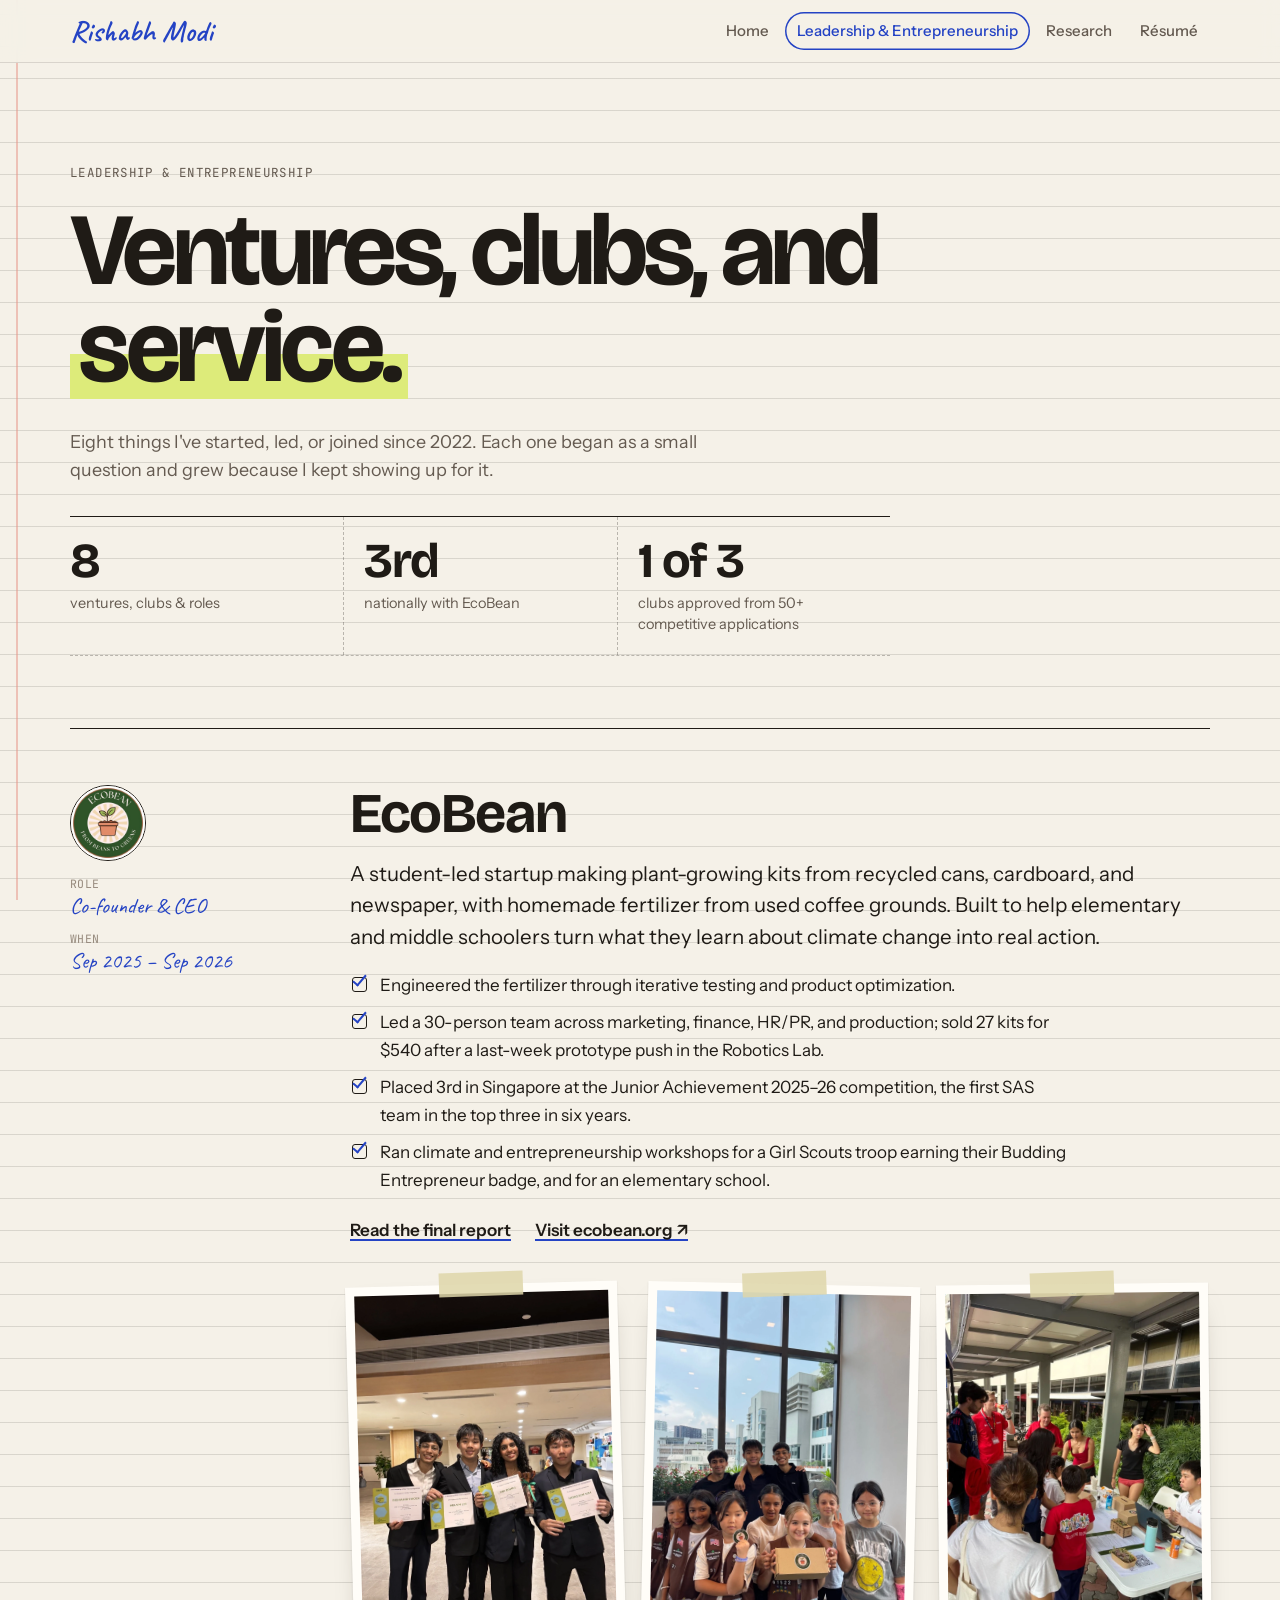
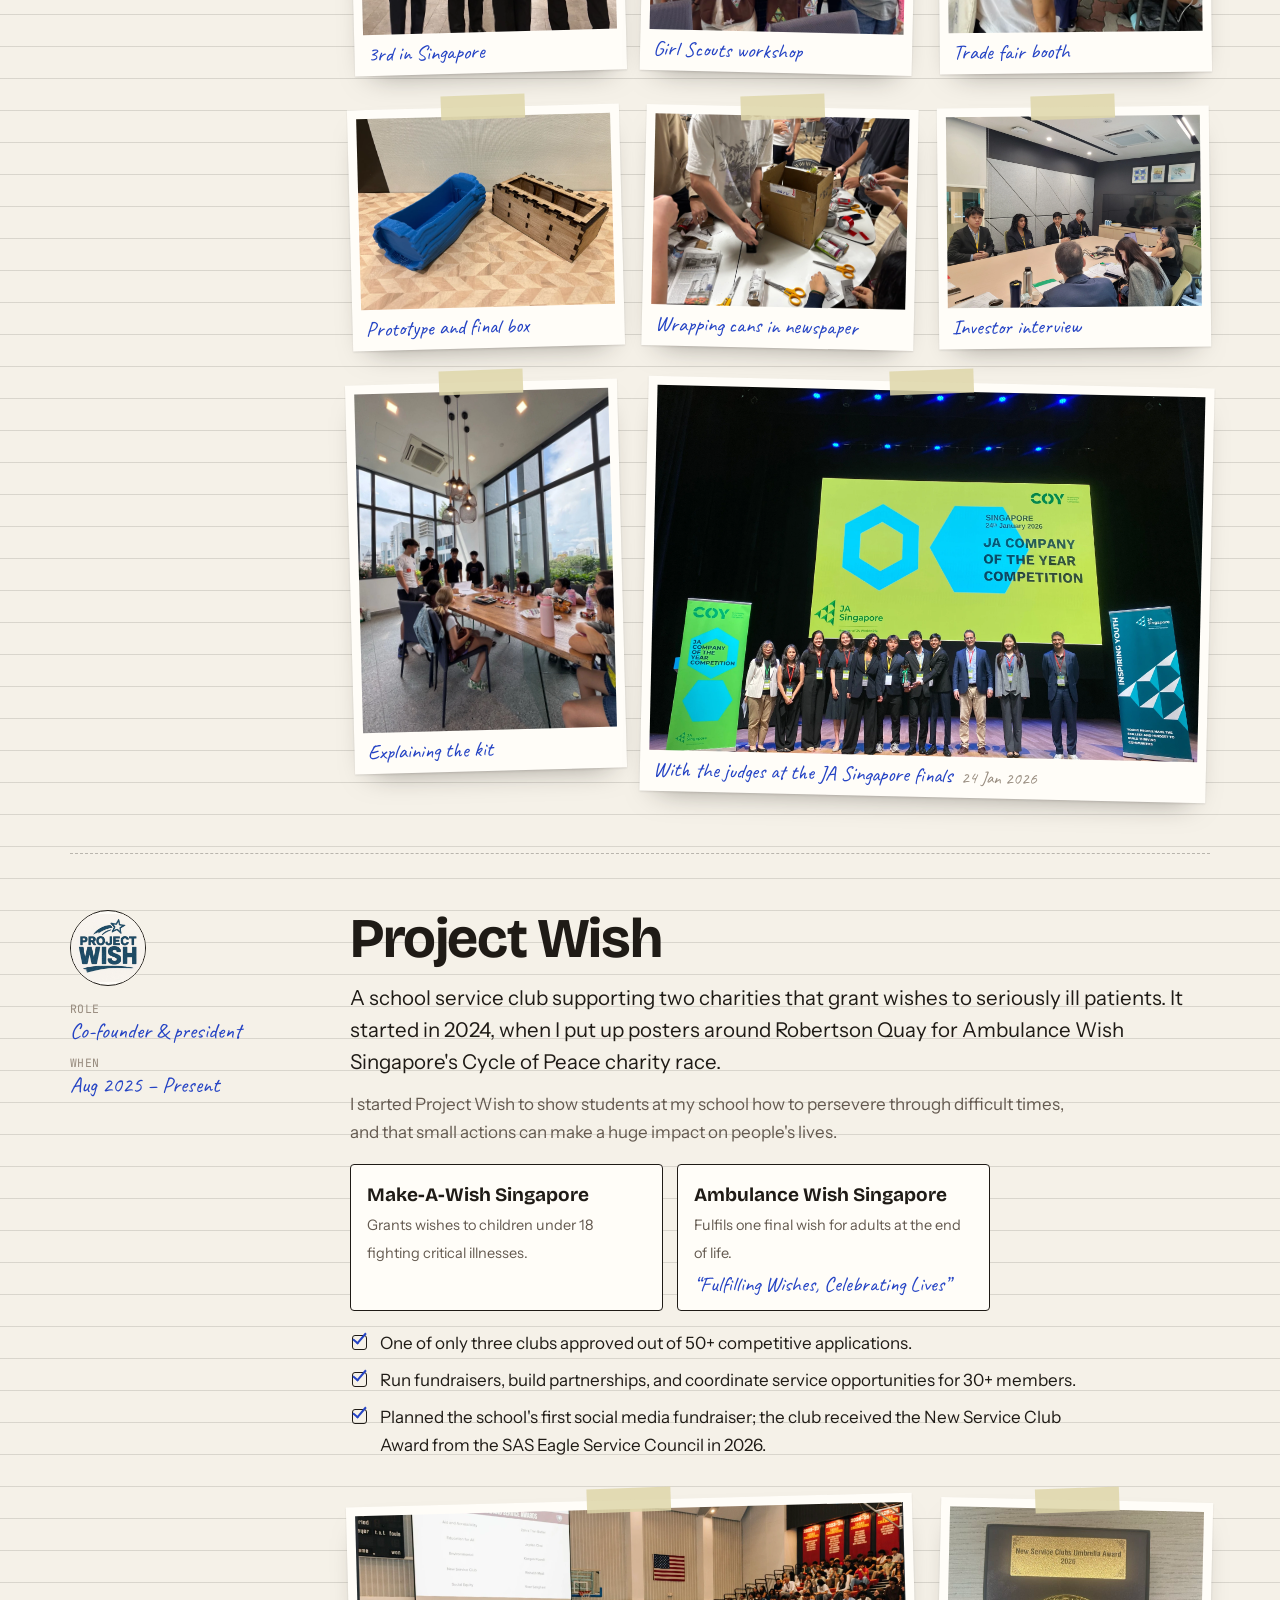
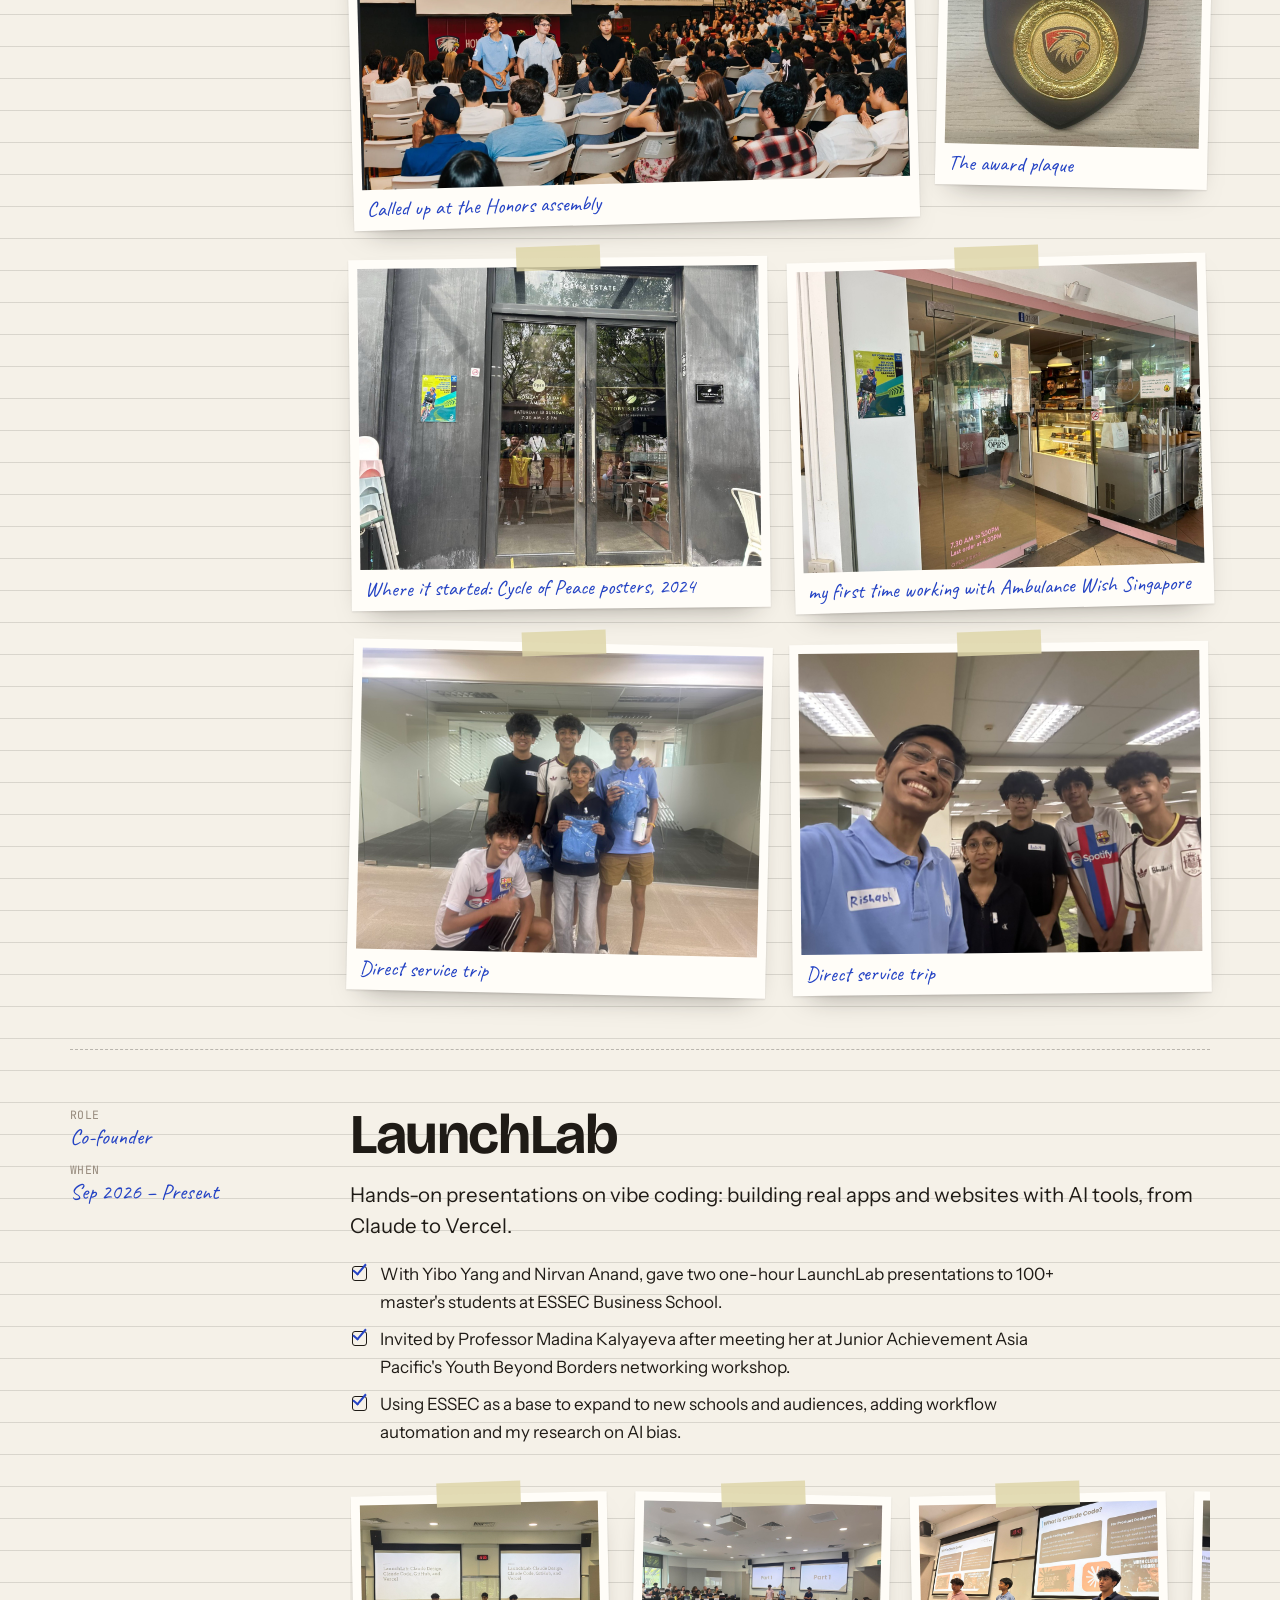
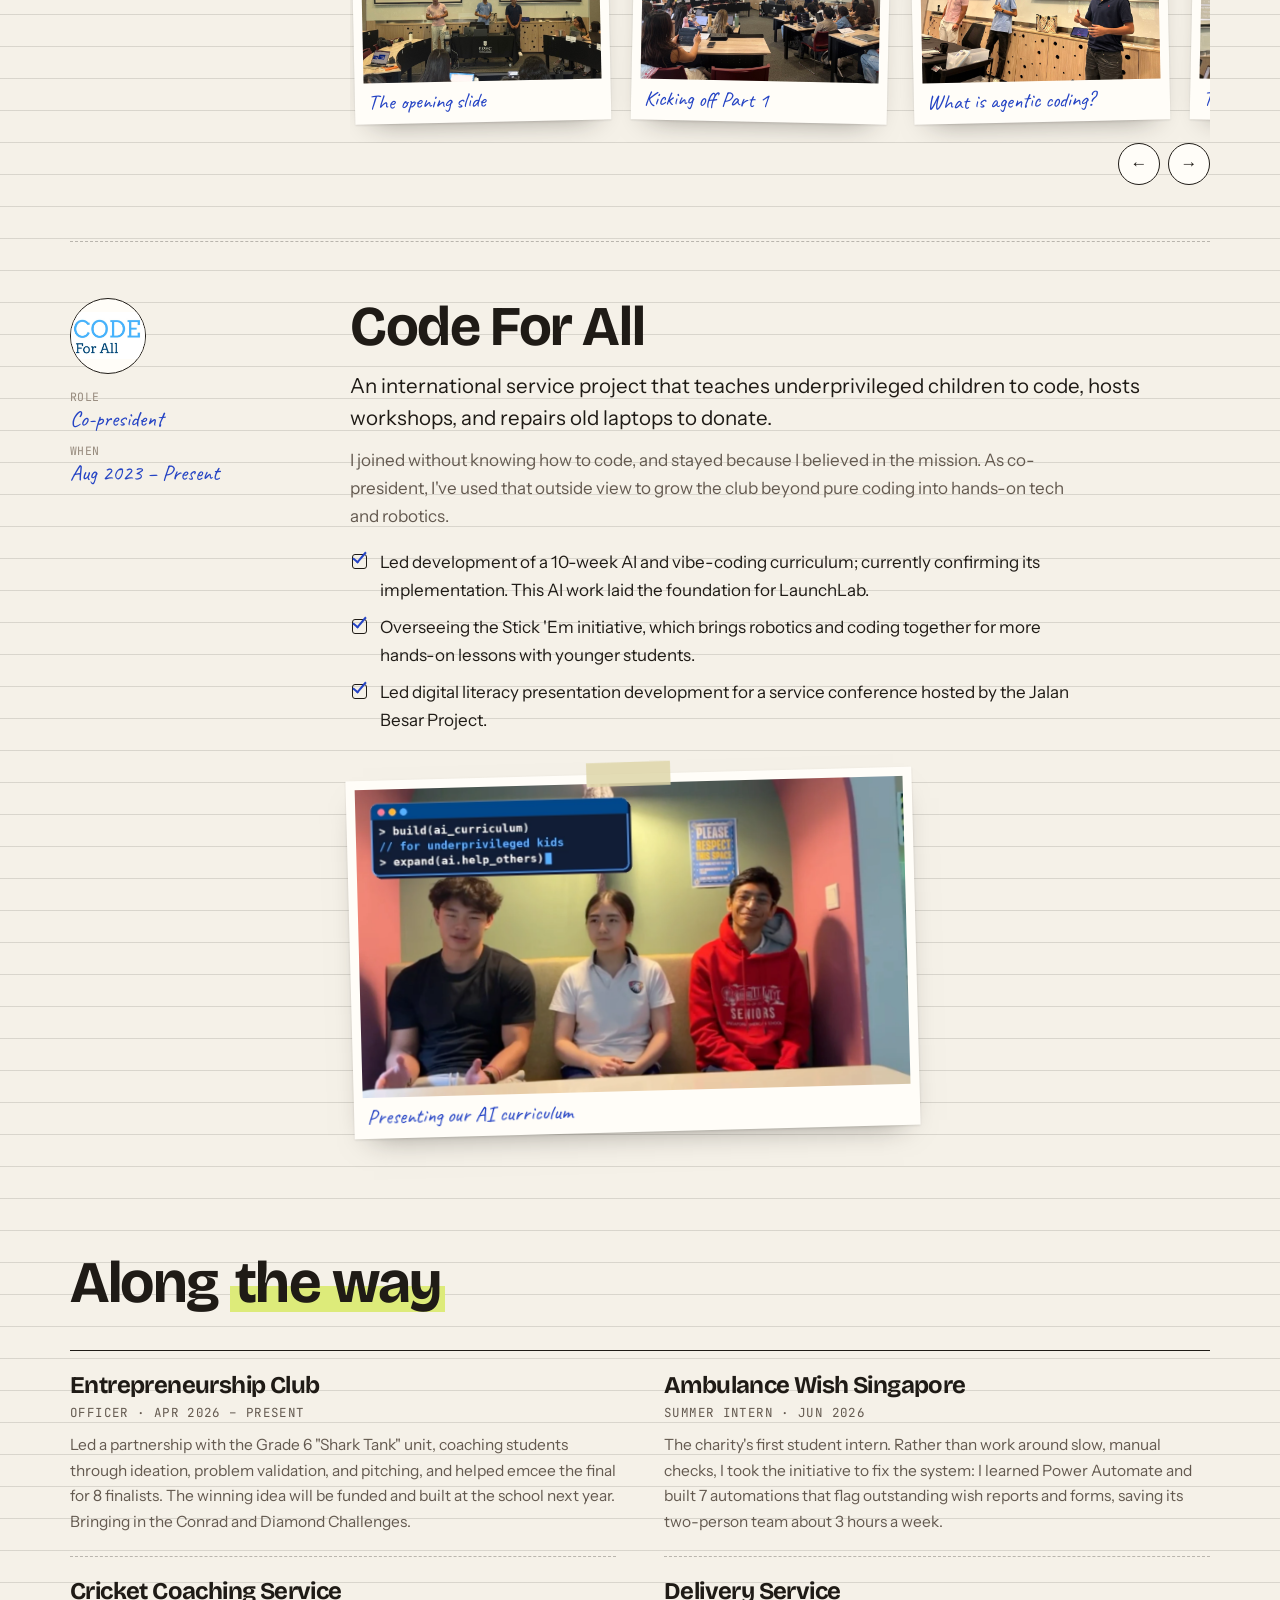
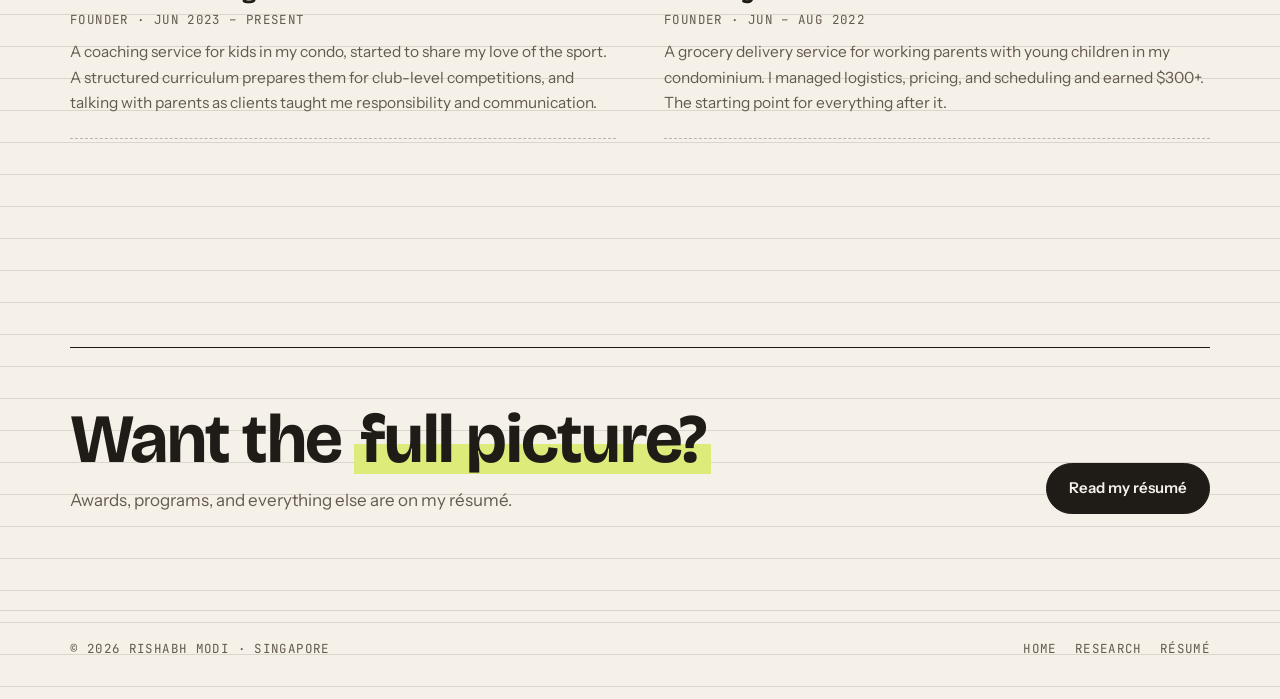
<file: work.html>
<!DOCTYPE html>
<html lang="en">
<head>
<meta charset="utf-8">
<title>Leadership &amp; Entrepreneurship — Rishabh Modi</title>
<meta name="viewport" content="width=device-width, initial-scale=1">
<meta name="description" content="Ventures, clubs, and service led by Rishabh Modi: EcoBean, Project Wish, Ambulance Wish Singapore, LaunchLab, Code For All, and more.">
<link rel="icon" href="favicon.svg" type="image/svg+xml">
<link rel="icon" href="favicon-32.png" sizes="32x32" type="image/png">
<link rel="apple-touch-icon" href="apple-touch-icon.png">
<link rel="preconnect" href="https://fonts.googleapis.com">
<link rel="preconnect" href="https://fonts.gstatic.com" crossorigin>
<link href="https://fonts.googleapis.com/css2?family=Bricolage+Grotesque:opsz,wght@12..96,500..800&family=Caveat:wght@500..700&family=Instrument+Sans:ital,wght@0,400..700;1,400..700&family=JetBrains+Mono:wght@400;500&display=swap" rel="stylesheet">
<link rel="stylesheet" href="styles.css">
</head>
<body>

<header class="top">
  <div class="wrap">
    <a class="name" href="index.html">Rishabh Modi</a>
    <nav aria-label="Main">
      <a href="index.html">Home</a>
      <a href="work.html" class="on"><span class="nav-full">Leadership &amp; Entrepreneurship</span><span class="nav-short">Leadership</span></a>
      <a href="research.html">Research</a>
      <a href="resume.html">Résumé</a>
    </nav>
  </div>
</header>

<main>

  <section class="intro solo">
    <div class="wrap">
      <div>
        <p class="where label">Leadership &amp; Entrepreneurship</p>
        <h1>Ventures, clubs, and <em>service.</em></h1>
        <p class="lede">Eight things I've started, led, or joined since 2022. Each one began as a small question and grew because I kept showing up for it.</p>
        <div class="ledger three rv">
          <div><b data-count="8">8</b><span>ventures, clubs &amp; roles</span></div>
          <div><b>3rd</b><span>nationally with EcoBean</span></div>
          <div><b>1 of 3</b><span>clubs approved from 50+ competitive applications</span></div>
        </div>
      </div>
    </div>
  </section>

  <section class="wrap" style="padding-bottom:40px">

    <article class="story" id="ecobean">
      <div class="meta rv">
        <img class="logo" src="images/ecobean-logo.png" alt="EcoBean logo: a sprout in a pot, From Beans to Greens">
        <dl><div><dt>Role</dt><dd>Co-founder &amp; CEO</dd></div><div><dt>When</dt><dd>Sep 2025 – Sep 2026</dd></div></dl>
      </div>
      <div class="rv">
        <h2>EcoBean</h2>
        <p class="lede">A student-led startup making plant-growing kits from recycled cans, cardboard, and newspaper, with homemade fertilizer from used coffee grounds. Built to help elementary and middle schoolers turn what they learn about climate change into real action.</p>
        <ul class="done">
          <li>Engineered the fertilizer through iterative testing and product optimization.</li>
          <li>Led a 30-person team across marketing, finance, HR/PR, and production; sold 27 kits for $540 after a last-week prototype push in the Robotics Lab.</li>
          <li>Placed 3rd in Singapore at the Junior Achievement 2025–26 competition, the first SAS team in the top three in six years.</li>
          <li>Ran climate and entrepreneurship workshops for a Girl Scouts troop earning their Budding Entrepreneur badge, and for an elementary school.</li>
        </ul>
        <div class="links">
          <a class="lnk" href="docs/ecobean-final-report.pdf" data-doc="EcoBean Final Report">Read the final report</a>
          <a class="lnk" href="https://ecobean.org/" target="_blank" rel="noopener">Visit ecobean.org ↗</a>
        </div>
        <div class="photos" data-photos>
          <figure class="spec w2"><img src="images/photos/ecobean-team.webp" width="1170" height="1560" loading="lazy" style="--ar:3/4" alt="Rishabh, Melvin Lee, Mia Bohra, and Hongjun Kim holding their JA certificates and the 3rd place trophy"><figcaption>3rd in Singapore</figcaption></figure>
          <figure class="spec w2"><img src="images/photos/ecobean-girlscouts.webp" width="1152" height="1536" loading="lazy" style="--ar:3/4" alt="Girl Scouts holding an EcoBean kit and sticker with the team"><figcaption>Girl Scouts workshop</figcaption></figure>
          <figure class="spec w2"><img src="images/photos/ecobean-tradefair.webp" width="604" height="788" loading="lazy" style="--ar:3/4" alt="Families visiting the EcoBean trade fair booth"><figcaption>Trade fair booth</figcaption></figure>
          <figure class="spec w2"><img src="images/photos/ecobean-prototypes.webp" width="850" height="630" loading="lazy" alt="A blue 3D-printed planter beside the laser-cut wooden EcoBean box"><figcaption>Prototype and final box</figcaption></figure>
          <figure class="spec w2"><img src="images/photos/ecobean-assembly.webp" width="1226" height="912" loading="lazy" alt="Team members wrapping recycled cans in newspaper around a table"><figcaption>Wrapping cans in newspaper</figcaption></figure>
          <figure class="spec w2"><img src="images/photos/ecobean-interview.webp" width="1920" height="1440" loading="lazy" alt="The EcoBean team answering questions from three judges in a meeting room"><figcaption>Investor interview</figcaption></figure>
          <figure class="spec w2"><img src="images/photos/ecobean-workshop.webp" width="1152" height="1536" loading="lazy" style="--ar:3/4" alt="Rishabh explaining the kit to Girl Scouts seated around a table"><figcaption>Explaining the kit</figcaption></figure>
          <figure class="spec w4"><img src="images/photos/ecobean-stage.webp" width="1920" height="1440" loading="lazy" style="--ar:3/2" alt="The EcoBean team with judges on stage under the JA Company of the Year screen, 24 January 2026"><figcaption>With the judges at the JA Singapore finals <i>24 Jan 2026</i></figcaption></figure>
        </div>
      </div>
    </article>

    <article class="story" id="wish">
      <div class="meta rv">
        <img class="logo" src="images/project-wish-logo.jpg" alt="Project Wish logo with a shooting star">
        <dl><div><dt>Role</dt><dd>Co-founder &amp; president</dd></div><div><dt>When</dt><dd>Aug 2025 – Present</dd></div></dl>
      </div>
      <div class="rv">
        <h2>Project Wish</h2>
        <p class="lede">A school service club supporting two charities that grant wishes to seriously ill patients. It started in 2024, when I put up posters around Robertson Quay for Ambulance Wish Singapore's Cycle of Peace charity race.</p>
        <p>I started Project Wish to show students at my school how to persevere through difficult times, and that small actions can make a huge impact on people's lives.</p>
        <div class="pair">
          <div><b>Make-A-Wish Singapore</b><span>Grants wishes to children under 18 fighting critical illnesses.</span></div>
          <div><b>Ambulance Wish Singapore</b><span>Fulfils one final wish for adults at the end of life.</span><em class="motto">“Fulfilling Wishes, Celebrating Lives”</em></div>
        </div>
        <ul class="done">
          <li>One of only three clubs approved out of 50+ competitive applications.</li>
          <li>Run fundraisers, build partnerships, and coordinate service opportunities for 30+ members.</li>
          <li>Planned the school's first social media fundraiser; the club received the New Service Club Award from the SAS Eagle Service Council in 2026.</li>
        </ul>
        <div class="photos" data-photos>
          <figure class="spec w4"><img src="images/photos/wish-assembly.webp" width="1934" height="1278" loading="lazy" style="--ar:2/1" alt="Standing up at the Honors assembly as the Outstanding Volunteerism and Service Awards are read out"><figcaption>Called up at the Honors assembly</figcaption></figure>
          <figure class="spec w2"><img src="images/photos/wish-plaque.jpg" width="900" height="840" loading="lazy" style="--ar:15/14" alt="The New Service Clubs Umbrella Award 2026 plaque with the SAS eagle"><figcaption>The award plaque</figcaption></figure>
          <figure class="spec w3"><img src="images/photos/wish-poster-tobys.jpg" width="1400" height="1050" loading="lazy" alt="A Cycle of Peace charity race poster beside the door of Toby's Estate at Robertson Quay"><figcaption>Where it started: Cycle of Peace posters, 2024</figcaption></figure>
          <figure class="spec w3"><img src="images/photos/wish-poster-cafe.jpg" width="1400" height="1050" loading="lazy" alt="A Cycle of Peace poster on the wall outside a café"><figcaption>my first time working with Ambulance Wish Singapore</figcaption></figure>
          <figure class="spec w3"><img src="images/photos/wish-team.jpg" width="1024" height="768" loading="lazy" alt="Project Wish members holding their volunteer shirts on a direct service trip"><figcaption>Direct service trip</figcaption></figure>
          <figure class="spec w3"><img src="images/photos/wish-selfie.jpg" width="1024" height="768" loading="lazy" alt="A selfie with Project Wish members on a direct service trip"><figcaption>Direct service trip</figcaption></figure>
        </div>
      </div>
    </article>

    <article class="story" id="launchlab">
      <div class="meta rv">
        <dl><div><dt>Role</dt><dd>Co-founder</dd></div><div><dt>When</dt><dd>Sep 2026 – Present</dd></div></dl>
      </div>
      <div class="rv">
        <h2>LaunchLab</h2>
        <p class="lede">Hands-on presentations on vibe coding: building real apps and websites with AI tools, from Claude to Vercel.</p>
        <ul class="done">
          <li>With Yibo Yang and Nirvan Anand, gave two one-hour LaunchLab presentations to 100+ master's students at ESSEC Business School.</li>
          <li>Invited by Professor Madina Kalyayeva after meeting her at Junior Achievement Asia Pacific's Youth Beyond Borders networking workshop.</li>
          <li>Using ESSEC as a base to expand to new schools and audiences, adding workflow automation and my research on AI bias.</li>
        </ul>
        <div class="strip" data-photos tabindex="0" aria-label="Photos from the ESSEC presentations">
          <figure class="spec"><img src="images/launchlab/essec-1.jpg" width="1600" height="1200" loading="lazy" alt="Opening slide: LaunchLab: Claude Design, Claude Code, GitHub, and Vercel"><figcaption>The opening slide</figcaption></figure>
          <figure class="spec"><img src="images/launchlab/essec-2.jpg" width="1600" height="1200" loading="lazy" alt="Kicking off Part 1 for a room of master's students at ESSEC"><figcaption>Kicking off Part 1</figcaption></figure>
          <figure class="spec"><img src="images/launchlab/essec-3.jpg" width="1600" height="1200" loading="lazy" alt="Explaining what Claude Code is and how agentic coding works"><figcaption>What is agentic coding?</figcaption></figure>
          <figure class="spec"><img src="images/launchlab/essec-5.jpg" width="1200" height="1600" loading="lazy" alt="The art of prompting: writing a clear brief for an AI builder"><figcaption>The art of prompting</figcaption></figure>
          <figure class="spec"><img src="images/launchlab/essec-6.jpg" width="1600" height="1200" loading="lazy" alt="Part 1 summary: design, build, deploy"><figcaption>Design, build, deploy</figcaption></figure>
          <figure class="spec"><img src="images/launchlab/essec-7.jpg" width="1600" height="1200" loading="lazy" alt="Taking students through the whole workflow"><figcaption>The whole workflow</figcaption></figure>
          <figure class="spec"><img src="images/launchlab/essec-8.jpg" width="1600" height="1200" loading="lazy" alt="Students following along and building on their own laptops"><figcaption>Everyone building along</figcaption></figure>
        </div>
        <div class="strip-nav"><button type="button" data-strip="-1" aria-label="Previous photos">←</button><button type="button" data-strip="1" aria-label="Next photos">→</button></div>
      </div>
    </article>

    <article class="story" id="code">
      <div class="meta rv">
        <img class="logo" src="images/code-for-all-logo.jpg" alt="Code For All logo">
        <dl><div><dt>Role</dt><dd>Co-president</dd></div><div><dt>When</dt><dd>Aug 2023 – Present</dd></div></dl>
      </div>
      <div class="rv">
        <h2>Code For All</h2>
        <p class="lede">An international service project that teaches underprivileged children to code, hosts workshops, and repairs old laptops to donate.</p>
        <p>I joined without knowing how to code, and stayed because I believed in the mission. As co-president, I've used that outside view to grow the club beyond pure coding into hands-on tech and robotics.</p>
        <ul class="done">
          <li>Led development of a 10-week AI and vibe-coding curriculum; currently confirming its implementation. This AI work laid the foundation for LaunchLab.</li>
          <li>Overseeing the Stick 'Em initiative, which brings robotics and coding together for more hands-on lessons with younger students.</li>
          <li>Led digital literacy presentation development for a service conference hosted by the Jalan Besar Project.</li>
        </ul>
        <div class="photos" data-photos>
          <figure class="spec w4"><img src="images/photos/cfa-curriculum.webp" width="1280" height="720" loading="lazy" style="--ar:16/9" alt="Three Code For All members presenting the AI curriculum, with an on-screen caption reading build(ai_curriculum) for underprivileged kids"><figcaption>Presenting our AI curriculum</figcaption></figure>
        </div>
      </div>
    </article>

  </section>

  <section class="sec" style="padding-top:24px">
    <div class="wrap">
      <div class="sec-head rv"><h2>Along <em>the way</em></h2></div>
      <div class="minor rv">
        <div id="eclub"><h3>Entrepreneurship Club</h3><span class="label">Officer · Apr 2026 – Present</span><p>Led a partnership with the Grade 6 "Shark Tank" unit, coaching students through ideation, problem validation, and pitching, and helped emcee the final for 8 finalists. The winning idea will be funded and built at the school next year. Bringing in the Conrad and Diamond Challenges.</p></div>
        <div id="aws"><h3>Ambulance Wish Singapore</h3><span class="label">Summer intern · Jun 2026</span><p>The charity's first student intern. Rather than work around slow, manual checks, I took the initiative to fix the system: I learned Power Automate and built 7 automations that flag outstanding wish reports and forms, saving its two-person team about 3 hours a week.</p></div>
        <div id="cricket"><h3>Cricket Coaching Service</h3><span class="label">Founder · Jun 2023 – Present</span><p>A coaching service for kids in my condo, started to share my love of the sport. A structured curriculum prepares them for club-level competitions, and talking with parents as clients taught me responsibility and communication.</p></div>
        <div id="delivery"><h3>Delivery Service</h3><span class="label">Founder · Jun – Aug 2022</span><p>A grocery delivery service for working parents with young children in my condominium. I managed logistics, pricing, and scheduling and earned $300+. The starting point for everything after it.</p></div>
      </div>
    </div>
  </section>

  <section class="contact">
    <div class="wrap">
      <div class="rv">
        <h2>Want the <em>full picture?</em></h2>
        <p>Awards, programs, and everything else are on my résumé.</p>
      </div>
      <div class="btns rv"><a class="btn" href="resume.html">Read my résumé</a></div>
    </div>
  </section>

</main>

<footer class="foot">
  <div class="wrap"><span>© <span data-year>2026</span> Rishabh Modi · Singapore</span><nav><a href="index.html">Home</a><a href="research.html">Research</a><a href="resume.html">Résumé</a></nav></div>
</footer>

<script src="script.js"></script>
</body>
</html>
</file>
<file: styles.css>
*, *::before, *::after { box-sizing: border-box; margin: 0; padding: 0; }

:root {
  --paper: #F5F1E8; --paper2: #ECE5D6; --card: #FFFDF8;
  --ink: #1F1B16; --mut: #645A50; --dim: #968A7D;
  --rule: rgba(31,27,22,.13); --rule2: rgba(31,27,22,.28);
  --pen: #2443C4; --margin: #E59A8C;
  --mark: #DDEB7A; --leaf: #2F6B3A; --leaf2: #E3EED3;
  --tape: rgba(222,214,170,.85);
  --hd: "Bricolage Grotesque", "Avenir Next", system-ui, sans-serif;
  --bd: "Instrument Sans", "Helvetica Neue", system-ui, sans-serif;
  --hand: "Caveat", "Bradley Hand", cursive;
  --mono: "JetBrains Mono", ui-monospace, Menlo, monospace;
  --ease: cubic-bezier(.2,.8,.2,1);
}

html { -webkit-text-size-adjust: 100%; scroll-behavior: smooth; }
[id] { scroll-margin-top: 84px; }
body {
  font-family: var(--bd); font-size: 17px; line-height: 1.65; color: var(--ink); overflow-x: hidden;
  background-color: var(--paper);
  background-image: linear-gradient(var(--rule) 1px, transparent 1px);
  background-size: 100% 32px; background-position: 0 14px;
  -webkit-font-smoothing: antialiased;
}
body::before { content: ""; position: fixed; top: 0; bottom: 0; left: max(16px, calc(50% - 570px - 56px)); width: 1.5px; background: var(--margin); opacity: .55; pointer-events: none; z-index: 0; }
main, .top, .foot { position: relative; z-index: 1; }
a { color: inherit; }
img { display: block; max-width: 100%; height: auto; }
::selection { background: var(--mark); color: var(--ink); }
h1, h2, h3 { font-family: var(--hd); font-weight: 700; line-height: 1.04; letter-spacing: -.025em; }
h1 em, h2 em { font-style: normal; background: linear-gradient(transparent 55%, var(--mark) 55%, var(--mark) 92%, transparent 92%); padding: 0 .08em; }
strong { font-weight: 600; }

.wrap { width: min(1140px, 100% - 40px); margin-inline: auto; position: relative; }
.hand { font-family: var(--hand); font-weight: 600; color: var(--pen); }
.lede { font-size: clamp(18px, 1.6vw, 21px); line-height: 1.55; }
.mut { color: var(--mut); }
.label { font-family: var(--mono); font-size: 12.5px; letter-spacing: .03em; text-transform: uppercase; color: var(--mut); }
.lnk { font-weight: 600; color: var(--ink); text-decoration: underline; text-decoration-color: var(--pen); text-decoration-thickness: 1.5px; text-underline-offset: 3px; transition: color .2s; }
.lnk:hover { color: var(--pen); }

/* header */
.top { position: sticky; top: 0; z-index: 40; background: rgba(245,241,232,.92); backdrop-filter: blur(10px); -webkit-backdrop-filter: blur(10px); border-bottom: 1px solid var(--rule); }
.top .wrap { display: flex; align-items: center; gap: 18px; height: 62px; }
.top .name { font-family: var(--hand); font-size: 30px; font-weight: 600; color: var(--pen); text-decoration: none; white-space: nowrap; line-height: 1; }
.top nav { margin-left: auto; display: flex; gap: 4px; }
.top nav a { padding: 7px 12px; border-radius: 999px; font-size: 15px; font-weight: 500; text-decoration: none; color: var(--mut); white-space: nowrap; transition: color .2s, background .2s; }
.top nav a:hover { color: var(--ink); background: var(--paper2); }
.top nav a.on { color: var(--pen); box-shadow: inset 0 0 0 1.5px var(--pen); }
.nav-short { display: none; }

/* page intros */
.intro { padding: clamp(48px, 8vw, 100px) 0 clamp(40px, 6vw, 72px); }
.intro .wrap { display: grid; grid-template-columns: 1.1fr .9fr; gap: clamp(32px, 5vw, 72px); align-items: center; }
.intro.solo .wrap { grid-template-columns: 1fr; }
.intro.solo .wrap > div { max-width: 820px; }
.intro .where { margin-bottom: 18px; }
.intro .hi { display: inline-block; font-size: clamp(30px, 3.4vw, 40px); line-height: 1; transform: rotate(-4deg); margin-bottom: 6px; }
.intro h1 { font-size: clamp(50px, 8vw, 110px); line-height: .95; letter-spacing: -.045em; }
.intro .tag { margin-top: 20px; font-size: clamp(21px, 2.1vw, 26px); line-height: 1.4; }
.intro .lede { margin-top: 18px; max-width: 58ch; color: var(--mut); font-size: clamp(17px, 1.4vw, 19px); }
.intro h1 + .lede { margin-top: 32px; }
.intro .links { display: flex; flex-wrap: wrap; gap: 12px 26px; margin-top: 26px; }
.circled { position: relative; white-space: nowrap; }
.circled svg { position: absolute; left: -10px; top: -8px; width: calc(100% + 20px); height: calc(100% + 16px); overflow: visible; pointer-events: none; }
.circled path { fill: none; stroke: var(--pen); stroke-width: 2; stroke-linecap: round; stroke-dasharray: 600; stroke-dashoffset: 600; animation: draw 1.4s .5s var(--ease) forwards; }
@keyframes draw { to { stroke-dashoffset: 0; } }

/* photos: taped prints with handwritten captions */
.spec { position: relative; background: var(--card); padding: 9px 9px 0; box-shadow: 0 1px 2px rgba(31,27,22,.12), 0 14px 30px -18px rgba(31,27,22,.5); transform: rotate(var(--r, 0deg)); transition: transform .45s var(--ease), box-shadow .45s var(--ease); }
.spec::before { content: ""; position: absolute; top: -12px; left: 50%; width: 84px; height: 24px; margin-left: -42px; background: var(--tape); transform: rotate(calc(var(--r, 0deg) * -1 - 2deg)); z-index: 1; }
.spec img { width: 100%; aspect-ratio: var(--ar, 4/3); object-fit: cover; cursor: zoom-in; background: var(--paper2); }
.spec figcaption { font-family: var(--hand); font-size: 21px; line-height: 1.15; color: var(--pen); padding: 7px 4px 10px; }
.spec figcaption i { font-style: normal; color: var(--dim); font-size: 17px; margin-left: 4px; }
.spec:hover { transform: rotate(0deg) scale(1.015); box-shadow: 0 1px 2px rgba(31,27,22,.12), 0 22px 40px -18px rgba(31,27,22,.55); z-index: 5; }
.spec.rv { transform: translateY(14px) rotate(var(--r, 0deg)); }
.spec.rv.in { transform: rotate(var(--r, 0deg)); }
.spec.rv.in:hover { transform: rotate(0deg) scale(1.015); }

.pile { position: relative; width: 100%; aspect-ratio: 9 / 10; }
.pile .spec { position: absolute; }
.pile .p1 { width: 46%; left: 0; top: 3%; --r: -3deg; }
.pile .p2 { width: 56%; right: 0; top: 0; --r: 3deg; z-index: 2; }
.pile .p3 { width: 52%; right: 3%; bottom: 0; --r: -2deg; z-index: 3; }
.pile .note { position: absolute; left: 3%; bottom: 9%; font-size: clamp(16px, 4.2vw, 23px); transform: rotate(-6deg); z-index: 4; line-height: 1.1; max-width: 38%; }

/* ledger of numbers */
.ledger { display: grid; grid-template-columns: repeat(4, 1fr); border-top: 1.5px solid var(--ink); border-bottom: 1px dashed var(--rule2); }
.ledger > div { padding: 20px 20px 20px 0; }
.ledger > div + div { padding-left: 20px; border-left: 1px dashed var(--rule2); }
.ledger b { display: block; font-family: var(--hd); font-weight: 700; font-size: clamp(34px, 3.8vw, 50px); line-height: 1; letter-spacing: -.03em; }
.ledger span { display: block; margin-top: 8px; font-size: 14.5px; color: var(--mut); line-height: 1.45; }
.ledger.three { grid-template-columns: repeat(3, 1fr); margin-top: 32px; }

/* sections */
.sec { padding: clamp(64px, 9vw, 112px) 0; }
.sec-head { display: flex; align-items: baseline; gap: 18px; margin-bottom: 36px; flex-wrap: wrap; }
.sec-head h2 { font-size: clamp(36px, 4.6vw, 60px); }
.sec-head p { font-family: var(--hand); font-size: 26px; color: var(--pen); transform: rotate(-3deg); }
.sec-head .more { margin-left: auto; }
.sec-head .pointer { display: inline-flex; align-items: center; gap: 8px; margin-left: auto; }
.sec-head .pointer + .more { margin-left: 0; }
.sec-head:has(.pointer) h2 { flex-basis: 100%; }
.sec-head .pointer svg { width: 74px; height: 22px; flex: none; overflow: visible; }
.sec-head .pointer path { fill: none; stroke: var(--pen); stroke-width: 2; stroke-linecap: round; stroke-linejoin: round; }

/* home: project rows */
.row { display: grid; grid-template-columns: minmax(0, .95fr) minmax(0, 1.05fr); gap: clamp(28px, 5vw, 64px); align-items: center; padding: 44px 0; border-bottom: 1px dashed var(--rule2); }
.row:first-child { padding-top: 10px; }
.row:nth-child(odd) .row-photo { --r: -1.6deg; }
.row:nth-child(even) .row-photo { order: 2; --r: 1.6deg; }
.row h3 { font-size: clamp(30px, 3.2vw, 42px); }
.row .role { margin: 8px 0 14px; }
.row p { color: var(--mut); }
.row .proof { margin-top: 16px; color: var(--ink); font-size: 15.5px; }
.row .proof::before { content: "✓ "; color: var(--pen); font-weight: 700; }
.row .lnk { display: inline-block; margin-top: 18px; }

/* the "band" sections become a lab-notebook card */
.band .wrap { background: var(--card); border: 1.5px solid var(--ink); border-radius: 4px; padding: clamp(24px, 4vw, 48px); box-shadow: 6px 6px 0 var(--paper2); }
.band.sec { padding: clamp(40px, 6vw, 72px) 0; }
.band-grid { display: grid; grid-template-columns: minmax(0, 1fr) minmax(0, 1fr); gap: clamp(28px, 5vw, 56px); align-items: start; }
.band h3 { font-size: clamp(26px, 2.8vw, 36px); }
.band .spec { --r: 1.5deg; }

/* papers list */
.papers { list-style: none; border-top: 1.5px solid var(--ink); }
.papers a { display: grid; grid-template-columns: 200px 1fr auto; gap: 20px; align-items: baseline; padding: 18px 0; border-bottom: 1px solid var(--rule); text-decoration: none; transition: background .2s; }
.papers a:hover { background: linear-gradient(90deg, transparent, var(--paper2) 20%, var(--paper2) 80%, transparent); }
.papers b { font-family: var(--hd); font-size: 21px; font-weight: 600; letter-spacing: -.01em; line-height: 1.25; }
.papers p { color: var(--mut); font-size: 15px; margin-top: 4px; }
.papers .go { font-family: var(--hand); font-size: 21px; color: var(--pen); white-space: nowrap; }

/* work: stories */
.story { display: grid; grid-template-columns: 220px minmax(0, 1fr); gap: clamp(28px, 5vw, 60px); padding: 56px 0; border-top: 1px dashed var(--rule2); }
.story:first-child { border-top: 1.5px solid var(--ink); }
.story .meta { position: sticky; top: 92px; align-self: start; }
.story .meta img.logo { width: 76px; height: 76px; object-fit: contain; border-radius: 50%; background: var(--card); border: 1.5px solid var(--ink); margin-bottom: 14px; }
.story .meta dl { display: grid; gap: 10px; }
.story .meta dt { font-family: var(--mono); font-size: 11.5px; letter-spacing: .04em; text-transform: uppercase; color: var(--dim); }
.story .meta dd { font-family: var(--hand); font-size: 22px; line-height: 1.15; color: var(--pen); }
.story h2 { font-size: clamp(36px, 4.4vw, 56px); margin-bottom: 14px; }
.story p + p { margin-top: 12px; }
.story > div > p { color: var(--mut); max-width: 66ch; }
.story > div > p.lede { color: var(--ink); }
.done { list-style: none; margin-top: 18px; display: grid; gap: 9px; max-width: 66ch; }
.done li { position: relative; padding-left: 30px; }
.done li::before { content: ""; position: absolute; left: 2px; top: 6px; width: 15px; height: 15px; border: 1.5px solid var(--ink); border-radius: 3px; }
.done li::after { content: ""; position: absolute; left: 6px; top: 1px; width: 7px; height: 14px; border: solid var(--pen); border-width: 0 2.5px 2.5px 0; transform: rotate(40deg); }
.story .links { display: flex; flex-wrap: wrap; gap: 10px 24px; margin-top: 22px; }
.pair { display: grid; grid-template-columns: 1fr 1fr; gap: 14px; margin-top: 18px; max-width: 640px; }
.pair div { padding: 14px 16px; border: 1.5px solid var(--ink); border-radius: 4px; background: var(--card); }
.pair b { display: block; font-family: var(--hd); font-size: 19px; }
.pair span { font-size: 14.5px; color: var(--mut); }
.pair .motto { display: block; margin-top: 6px; font-family: var(--hand); font-style: normal; font-size: 21px; line-height: 1.15; color: var(--pen); }

.photos { display: grid; grid-template-columns: repeat(6, 1fr); gap: 34px 22px; margin-top: 40px; align-items: start; }
.photos .spec:nth-child(3n+1) { --r: -1.5deg; } .photos .spec:nth-child(3n+2) { --r: 1.3deg; } .photos .spec:nth-child(3n) { --r: -.6deg; }
.photos .w2 { grid-column: span 2; } .photos .w3 { grid-column: span 3; } .photos .w4 { grid-column: span 4; } .photos .w6 { grid-column: span 6; }

.strip { display: grid; grid-auto-flow: column; grid-auto-columns: clamp(250px, 30%, 340px); gap: 24px; overflow-x: auto; scroll-snap-type: x mandatory; padding: 24px 4px 20px; margin-top: 24px; scrollbar-width: thin; scrollbar-color: var(--rule2) transparent; }
.strip .spec { scroll-snap-align: start; }
.strip .spec:nth-child(odd) { --r: -1.2deg; } .strip .spec:nth-child(even) { --r: 1.2deg; }
.strip-nav { display: flex; gap: 8px; justify-content: flex-end; }
.strip-nav button { width: 42px; height: 42px; border-radius: 50%; border: 1.5px solid var(--ink); background: var(--card); font-size: 17px; cursor: pointer; color: var(--ink); }
.strip-nav button:hover { background: var(--mark); }

.minor { display: grid; grid-template-columns: repeat(2, minmax(0, 1fr)); gap: 0 48px; border-top: 1.5px solid var(--ink); }
.minor > div { padding: 22px 0; border-bottom: 1px dashed var(--rule2); }
.minor h3 { font-size: 24px; }
.minor .label { display: block; margin: 6px 0 8px; }
.minor p { color: var(--mut); font-size: 15.5px; }

/* research */
.question { font-family: var(--hd); font-weight: 600; font-size: clamp(24px, 2.6vw, 32px); line-height: 1.2; letter-spacing: -.015em; }
.pots { display: grid; grid-template-columns: repeat(3, 1fr); gap: 10px; margin-top: 20px; }
.pots div { padding: 12px; border: 1px dashed var(--rule2); border-radius: 4px; font-size: 14.5px; color: var(--mut); }
.pots b { display: block; color: var(--ink); font-family: var(--hd); font-size: 17px; }
.data { width: 100%; border-collapse: collapse; font-size: 15px; }
.data th, .data td { text-align: left; padding: 10px 10px 10px 0; border-bottom: 1px solid var(--rule); }
.data th { font-family: var(--mono); font-weight: 500; font-size: 11.5px; text-transform: uppercase; letter-spacing: .04em; color: var(--mut); }
.data td:first-child { color: var(--mut); }
.data .top-v { font-weight: 600; background: linear-gradient(transparent 50%, var(--mark) 50%, var(--mark) 90%, transparent 90%); }
.note { margin-top: 24px; padding-top: 18px; border-top: 1px dashed var(--rule2); }
.note h3 { font-family: var(--hand); font-weight: 600; font-size: 28px; color: var(--pen); letter-spacing: 0; margin-bottom: 6px; }
.chem { list-style: none; display: grid; grid-template-columns: repeat(4, 1fr); border-top: 1.5px solid var(--ink); }
.chem li { padding: 20px 20px 20px 0; font-size: 15px; color: var(--mut); }
.chem li + li { padding-left: 20px; border-left: 1px dashed var(--rule2); }
.chem b { display: block; font-family: var(--hd); font-size: 20px; color: var(--ink); margin-bottom: 4px; }
.steps { list-style: none; display: grid; grid-template-columns: repeat(3, 1fr); border-top: 1px dashed var(--rule2); margin-top: 40px; }
.steps li { padding: 18px 18px 0 0; font-size: 15px; color: var(--mut); }
.steps li + li { padding-left: 18px; border-left: 1px dashed var(--rule2); }
.steps b { display: block; color: var(--ink); font-family: var(--hd); font-size: 19px; margin: 4px 0; }
.band .steps { grid-template-columns: 1fr; margin-top: 20px; }
#coffee.band.sec { padding: clamp(32px, 4vw, 48px) 0; }
#coffee .sec-head { margin-bottom: 20px; }
#coffee .sec-head h2 { font-size: clamp(30px, 3.6vw, 44px); }
#coffee .steps li { padding-top: 10px; font-size: 14.5px; }
@media (min-width: 961px) { #coffee .band-grid { grid-template-columns: minmax(0, .85fr) minmax(0, 1.15fr); gap: clamp(24px, 3.5vw, 44px); } }
.photos.mini { grid-template-columns: 1fr 1fr; gap: 26px 18px; margin-top: 6px; }
.photos.mini .spec { padding: 6px 6px 0; }
.photos.mini .wide { grid-column: 1 / -1; }
.photos.mini .spec::before { width: 46px; height: 16px; margin-left: -23px; top: -8px; }
.photos.mini .spec figcaption { font-size: 17px; padding: 4px 2px 6px; }
.band .steps li { padding: 14px 0 0 18px; border-left: 2px dashed var(--rule2); }
.band .steps li + li { border-left: 2px dashed var(--rule2); padding-left: 18px; }
.band-grid .chem { grid-template-columns: 1fr; border-top: 0; display: grid; gap: 12px; }
.band-grid .chem li, .band-grid .chem li + li { padding: 16px 18px; border: 1.5px dashed var(--rule2); border-radius: 6px; }

/* contact */
.contact { padding: clamp(56px, 8vw, 96px) 0; }
.contact .wrap { display: grid; grid-template-columns: 1fr auto; gap: 28px; align-items: end; padding-top: clamp(32px, 5vw, 56px); border-top: 1.5px solid var(--ink); }
.contact h2 { font-size: clamp(36px, 5.4vw, 70px); }
.contact p { margin-top: 10px; color: var(--mut); max-width: 48ch; }
.btns { display: flex; flex-wrap: wrap; gap: 10px; }
.btn { display: inline-flex; align-items: center; gap: 8px; padding: 12px 22px; border-radius: 999px; background: var(--ink); color: var(--paper); border: 1.5px solid var(--ink); font-weight: 600; font-size: 15px; text-decoration: none; cursor: pointer; font-family: var(--bd); transition: transform .25s var(--ease), background .2s; }
.btn:hover { transform: translateY(-2px); }
.btn.line { background: transparent; color: var(--ink); }
.btn.line:hover { background: var(--mark); }

.foot { padding: 28px 0 40px; border-top: 1px solid var(--rule); }
.foot .wrap { display: flex; justify-content: space-between; gap: 16px; flex-wrap: wrap; font-family: var(--mono); font-size: 12.5px; color: var(--mut); text-transform: uppercase; letter-spacing: .03em; }
.foot a { text-decoration: none; }
.foot a:hover { color: var(--ink); }
.foot nav { display: flex; gap: 18px; }

/* reveal */
.rv { opacity: 0; transform: translateY(14px); transition: opacity .8s var(--ease), transform .8s var(--ease); }
.rv.in { opacity: 1; transform: none; }

/* résumé: text / 3D switch */
.mode { display: inline-flex; padding: 3px; border: 1.5px solid var(--pen); border-radius: 999px; margin-top: 26px; background: var(--card); }
.mode button { padding: 7px 18px; border: 0; border-radius: 999px; background: transparent; color: var(--pen); font: 600 14px var(--bd); cursor: pointer; }
.mode button[aria-pressed="true"] { background: var(--pen); color: #fff; }
.r-sec { display: grid; grid-template-columns: 230px minmax(0, 1fr); gap: 32px; padding: 44px 0; border-top: 1px dashed var(--rule2); }
.r-sec:first-child { border-top: 1.5px solid var(--ink); }
.r-sec > .kick { font-family: var(--hd); font-weight: 700; font-size: 22px; line-height: 1.2; letter-spacing: -.01em; }
.edu h3 { font-size: 26px; }
.edu-head { display: flex; justify-content: space-between; align-items: baseline; gap: 16px; flex-wrap: wrap; }
.edu .when, .tl small, .aw .yr { font-family: var(--mono); font-size: 12px; letter-spacing: .03em; text-transform: uppercase; color: var(--dim); }
.edu .gpa { margin: 6px 0 12px; font-weight: 600; }
.aps, .skills .pills { display: flex; flex-wrap: wrap; gap: 6px; margin-top: 8px; }
.pill { display: inline-block; padding: 4px 11px; border: 1px solid var(--rule2); border-radius: 999px; font-size: 13.5px; background: var(--card); }
.aw-grid { display: grid; grid-template-columns: repeat(2, minmax(0, 1fr)); gap: 0 36px; }
.aw { padding: 16px 0 18px; border-bottom: 1px solid var(--rule); }
.aw .md { display: none; }
.aw h3 { font-size: 20px; margin-top: 3px; }
.aw .org { display: block; font-size: 14.5px; color: var(--pen); margin: 2px 0 6px; }
.aw p { color: var(--mut); font-size: 15px; }
.aw-link, .aw-note a { color: var(--ink); font-weight: 600; font-size: 14.5px; text-decoration: underline; text-decoration-color: var(--pen); text-underline-offset: 3px; }
.aw-link { display: inline-block; margin-top: 6px; }
.aw-links { display: flex; flex-wrap: wrap; gap: 4px 14px; margin-top: 6px; font-size: 14.5px; }
.aw-links span { color: var(--mut); }
.tl { padding: 0 0 22px; }
.tl:last-child { padding-bottom: 0; }
.tl b { font-family: var(--hd); font-weight: 600; font-size: 21px; letter-spacing: -.01em; display: block; margin-top: 2px; }
.tl ul { margin-top: 6px; padding-left: 18px; color: var(--mut); font-size: 15.5px; display: grid; gap: 3px; }
.skills { display: grid; grid-template-columns: 1fr 1fr; gap: 24px; }
.skills h4 { font-family: var(--mono); font-weight: 500; font-size: 12px; text-transform: uppercase; letter-spacing: .04em; color: var(--mut); }

/* résumé: 3D court */
.tree { position: relative; border: 1.5px solid var(--ink); border-radius: 6px; overflow: hidden; background: var(--card); }
.tree[hidden] { display: none; }
.tree-stage { position: relative; height: min(80vh, 760px); min-height: 480px; background: linear-gradient(#E7EEF0 0%, #F3F1E6 55%, #E9E3CF 100%); overflow: hidden; touch-action: pan-y; cursor: grab; }
.tree-stage.drag { cursor: grabbing; }
.tree-stage canvas { display: block; width: 100%; height: 100%; }
.pin { position: absolute; z-index: 3; width: 34px; height: 34px; margin: -17px 0 0 -17px; border-radius: 50%; border: 1.5px solid var(--pen); background: rgba(255,253,248,.95); color: var(--pen); font: 600 21px/1 var(--hand); cursor: pointer; display: grid; place-items: center; box-shadow: 0 6px 14px -8px rgba(31,27,22,.6); transition: transform .2s var(--ease), background .2s; }
.pin:hover, .pin.on { background: var(--pen); color: #fff; transform: scale(1.12); }
.pin[hidden] { display: none; }
.court-nav { position: absolute; z-index: 4; top: 14px; left: 50%; transform: translateX(-50%); display: flex; gap: 2px; padding: 4px; border-radius: 999px; background: rgba(255,253,248,.92); border: 1px solid var(--rule); max-width: calc(100% - 28px); overflow-x: auto; scrollbar-width: none; }
.court-nav::-webkit-scrollbar { display: none; }
.court-nav button { flex: none; padding: 6px 12px; border: 0; border-radius: 999px; background: transparent; font: 500 13.5px var(--bd); color: var(--mut); cursor: pointer; white-space: nowrap; }
.court-nav button b { font-family: var(--hand); font-size: 18px; color: var(--pen); margin-right: 4px; }
.court-nav button:hover, .court-nav button[aria-pressed="true"] { background: var(--paper2); color: var(--ink); }
.text-hint { position: relative; margin: -10px 0 16px; padding-left: 66px; font-family: var(--hand); font-size: 24px; line-height: 1.2; color: var(--pen); }
.text-hint[hidden] { display: none; }
.text-hint svg { position: absolute; left: 6px; top: -38px; width: 60px; height: 56px; overflow: visible; }
.text-hint path { fill: none; stroke: var(--pen); stroke-width: 2; stroke-linecap: round; stroke-linejoin: round; }
.tree-stage[data-time="dusk"] { background: linear-gradient(#F4C29A 0%, #F2D8BE 55%, #E2C8A8 100%); }
.tree-stage { transition: background .8s; }
.court-ctrl { position: absolute; z-index: 3; left: 14px; bottom: 14px; display: flex; flex-wrap: wrap; gap: 8px; align-items: center; }
.court-ctrl .pause { padding: 9px 18px; border: 0; border-radius: 999px; background: rgba(255,253,248,.93); color: var(--pen); font: 500 15px var(--bd); cursor: pointer; box-shadow: 0 6px 16px -10px rgba(31,27,22,.6); }
.court-ctrl .times { display: flex; padding: 4px; border-radius: 999px; background: rgba(255,253,248,.93); border: 1px solid var(--rule); box-shadow: 0 6px 16px -10px rgba(31,27,22,.6); }
.court-ctrl .times button { padding: 6px 15px; border: 0; border-radius: 999px; background: transparent; color: var(--mut); font: 500 15px var(--bd); cursor: pointer; }
.court-ctrl .times button[aria-pressed="true"] { background: var(--pen); color: #fff; }
.tree-panel { position: absolute; z-index: 4; right: 14px; top: 64px; bottom: 14px; width: min(340px, calc(100% - 28px)); padding: 20px 20px 22px; background: rgba(255,253,248,.97); border: 1.5px solid var(--ink); border-radius: 6px; overflow-y: auto; box-shadow: 0 18px 40px -24px rgba(31,27,22,.6); }
.tree-panel[hidden] { display: none; }
.tree-close { position: absolute; top: 10px; right: 10px; width: 32px; height: 32px; border-radius: 50%; border: 1px solid var(--rule2); background: var(--card); font-size: 18px; line-height: 1; cursor: pointer; color: var(--ink); }
.tree-card h3 { font-size: 24px; margin: 6px 36px 4px 0; }
.tree-card .org { color: var(--pen); font-size: 14.5px; }
.tree-card ul { margin-top: 10px; padding-left: 18px; color: var(--mut); font-size: 14.5px; display: grid; gap: 4px; }
.tree-card p { color: var(--mut); font-size: 14.5px; margin-top: 8px; }
.tree-list { display: grid; gap: 2px; margin-top: 12px; }
.tree-list button { display: flex; gap: 10px; align-items: baseline; width: 100%; padding: 8px 6px; border: 0; border-bottom: 1px dashed var(--rule2); background: transparent; text-align: left; font: 500 14.5px var(--bd); color: var(--ink); cursor: pointer; }
.tree-list button:hover { background: var(--paper2); }
.tree-list small { margin-left: auto; font-family: var(--mono); font-size: 11px; color: var(--dim); white-space: nowrap; }
.tree-back { margin-top: 14px; border: 0; background: none; font: 600 14px var(--bd); color: var(--pen); cursor: pointer; text-decoration: underline; text-underline-offset: 3px; }

/* overlays: PDF viewer and photo lightbox */
.viewer-on, .viewer-on body { overflow: hidden; }
.viewer, .gallery { position: fixed; inset: 0; z-index: 100; display: grid; place-items: center; padding: 24px; background: rgba(31,27,22,.62); backdrop-filter: blur(6px); -webkit-backdrop-filter: blur(6px); }
.viewer[hidden], .gallery[hidden] { display: none; }
.viewer-box, .gallery-box { width: min(1000px, 100%); max-height: 100%; display: flex; flex-direction: column; background: var(--paper); border: 1.5px solid var(--ink); border-radius: 6px; overflow: hidden; }
.viewer-box { height: min(92vh, 100%); width: min(920px, 100%); }
.viewer-head, .gallery-head { display: flex; align-items: center; gap: 14px; padding: 12px 14px 12px 20px; border-bottom: 1px solid var(--rule); background: var(--card); }
.viewer-head > div { flex: 1; min-width: 0; }
.viewer-title { font-size: 20px; white-space: nowrap; overflow: hidden; text-overflow: ellipsis; }
.viewer-count, .gallery-count { display: block; font-family: var(--mono); font-size: 12px; color: var(--mut); }
.gallery-count { flex: 1; }
.viewer-open { flex: none; font-weight: 600; font-size: 14px; color: var(--pen); }
.viewer-close { flex: none; width: 40px; height: 40px; border-radius: 50%; border: 1.5px solid var(--ink); background: var(--card); font-size: 22px; line-height: 1; cursor: pointer; color: var(--ink); }
.viewer-pages { flex: 1; overflow-y: auto; padding: 16px; display: flex; flex-direction: column; align-items: center; gap: 16px; background: var(--paper2); }
.viewer-page { background: #fff; max-width: 100%; box-shadow: 0 8px 24px -14px rgba(0,0,0,.5); }
.viewer-loading { margin: auto; font-weight: 600; color: var(--mut); text-align: center; padding: 40px 20px; }
.gallery-stage { position: relative; display: grid; place-items: center; background: #15120f; flex: 1; min-height: 0; }
.gallery-stage img { max-height: 74vh; width: auto; max-width: 100%; object-fit: contain; }
.gallery-nav { position: absolute; top: 50%; transform: translateY(-50%); width: 44px; height: 44px; border-radius: 50%; border: 0; background: rgba(255,253,248,.92); font-size: 26px; line-height: 1; cursor: pointer; color: var(--ink); }
.gallery-nav.prev { left: 12px; } .gallery-nav.next { right: 12px; }
.gallery-cap { font-family: var(--hand); font-size: 23px; color: var(--pen); padding: 10px 20px 14px; line-height: 1.2; }

@media (prefers-reduced-motion: reduce) {
  *, *::before, *::after { animation: none !important; transition: none !important; }
  .rv { opacity: 1; transform: none; }
  .circled path { stroke-dashoffset: 0; }
}

@media (max-width: 960px) {
  .intro .wrap, .row, .band-grid, .story { grid-template-columns: minmax(0, 1fr); }
  .pile { max-width: 560px; }
  .row:nth-child(even) .row-photo { order: 0; }
  .story .meta { position: static; display: flex; gap: 18px; align-items: center; }
  .story .meta img.logo { margin: 0; width: 60px; height: 60px; }
  .story .meta dl { grid-template-columns: repeat(2, auto); gap: 4px 22px; }
  .chem { grid-template-columns: 1fr 1fr; }
  .chem li:nth-child(3) { padding-left: 0; border-left: 0; }
}
@media (max-width: 700px) {
  body { font-size: 16px; }
  body::before { display: none; }
  .nav-full { display: none; } .nav-short { display: inline; }
  .top .wrap { height: auto; padding: 8px 0 6px; flex-wrap: wrap; gap: 0; }
  .top .name { height: 40px; display: flex; align-items: center; font-size: 28px; }
  .top nav { order: 3; width: 100%; margin: 0 0 0 -10px; }
  .top nav a { padding: 7px 10px; font-size: 14.5px; }
  .ledger, .ledger.three { grid-template-columns: 1fr 1fr; }
  .ledger > div:nth-child(3) { padding-left: 0; border-left: 0; }
  .ledger > div:nth-child(n+3) { border-top: 1px dashed var(--rule2); }
  .ledger.three > div:nth-child(3) { grid-column: 1 / -1; }
  .papers a { grid-template-columns: 1fr; gap: 4px; }
  .papers .go { display: none; }
  .photos { grid-template-columns: 1fr 1fr; gap: 26px 14px; }
  .photos .w2, .photos .w3 { grid-column: span 1; } .photos .w4, .photos .w6 { grid-column: span 2; }
  .spec { padding: 6px 6px 0; }
  .spec figcaption { font-size: 18px; padding: 5px 2px 7px; }
  .pots, .steps, .pair, .minor, .aw-grid, .skills { grid-template-columns: 1fr; }
  .steps li + li { padding-left: 0; border-left: 0; }
  .chem { grid-template-columns: 1fr; }
  .chem li + li { padding-left: 0; border-left: 0; border-top: 1px dashed var(--rule2); }
  .contact .wrap { grid-template-columns: 1fr; }
  .r-sec { grid-template-columns: 1fr; gap: 12px; padding: 32px 0; }
  .data { font-size: 13.5px; }
  .tree-stage { height: 78vh; min-height: 460px; }
  .tree-panel { top: auto; left: 10px; right: 10px; bottom: 10px; width: auto; max-height: 52%; }
  .court-nav { top: 10px; }
  .court-ctrl { left: 10px; bottom: 10px; gap: 6px; }
  .court-ctrl .pause { padding: 7px 13px; font-size: 13.5px; }
  .court-ctrl .times button { padding: 5px 10px; font-size: 13.5px; }
  .viewer, .gallery { padding: 0; }
  .viewer-box, .gallery-box { height: 100%; width: 100%; border: 0; border-radius: 0; }
}
@media (max-width: 480px) { .pile .note { display: none; } }
@media (max-width: 700px) { .sec-head .pointer { margin-left: 0; } .sec-head .pointer svg { transform: rotate(90deg); width: 40px; } }
</file>
